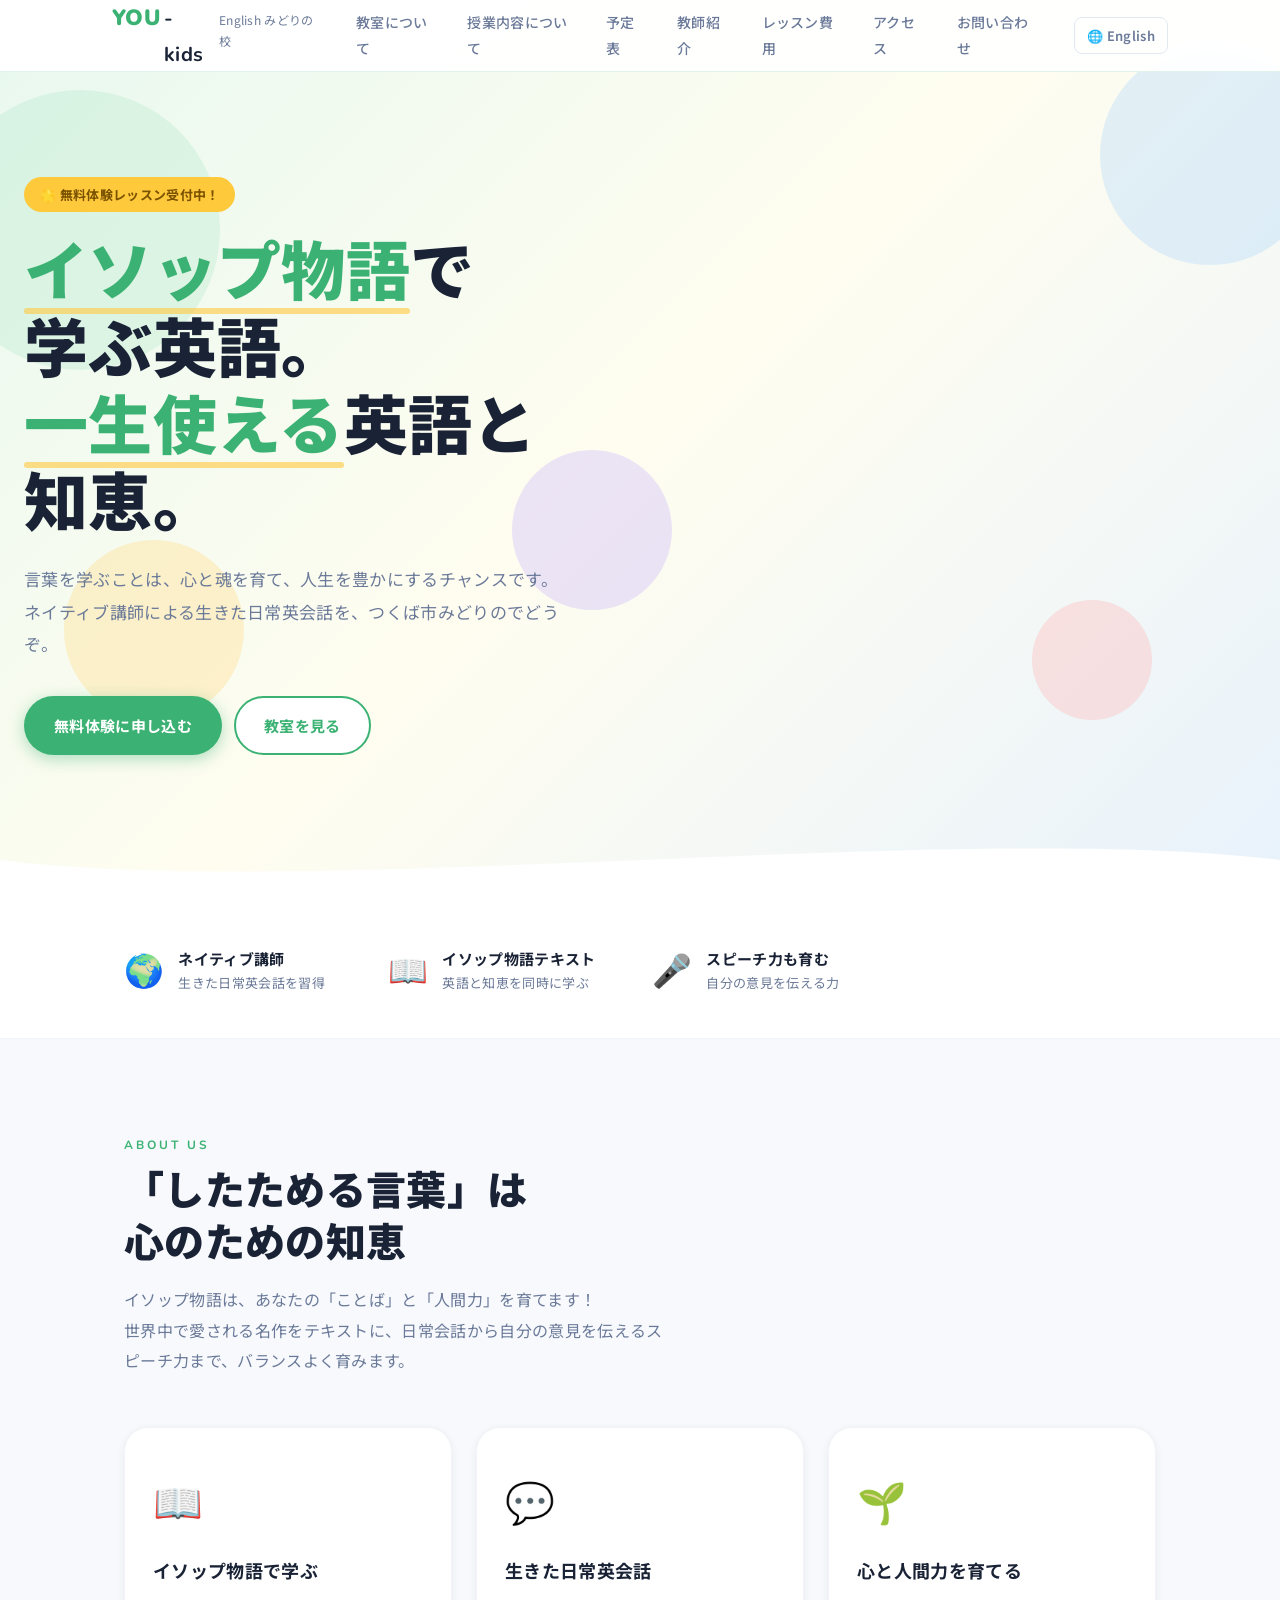
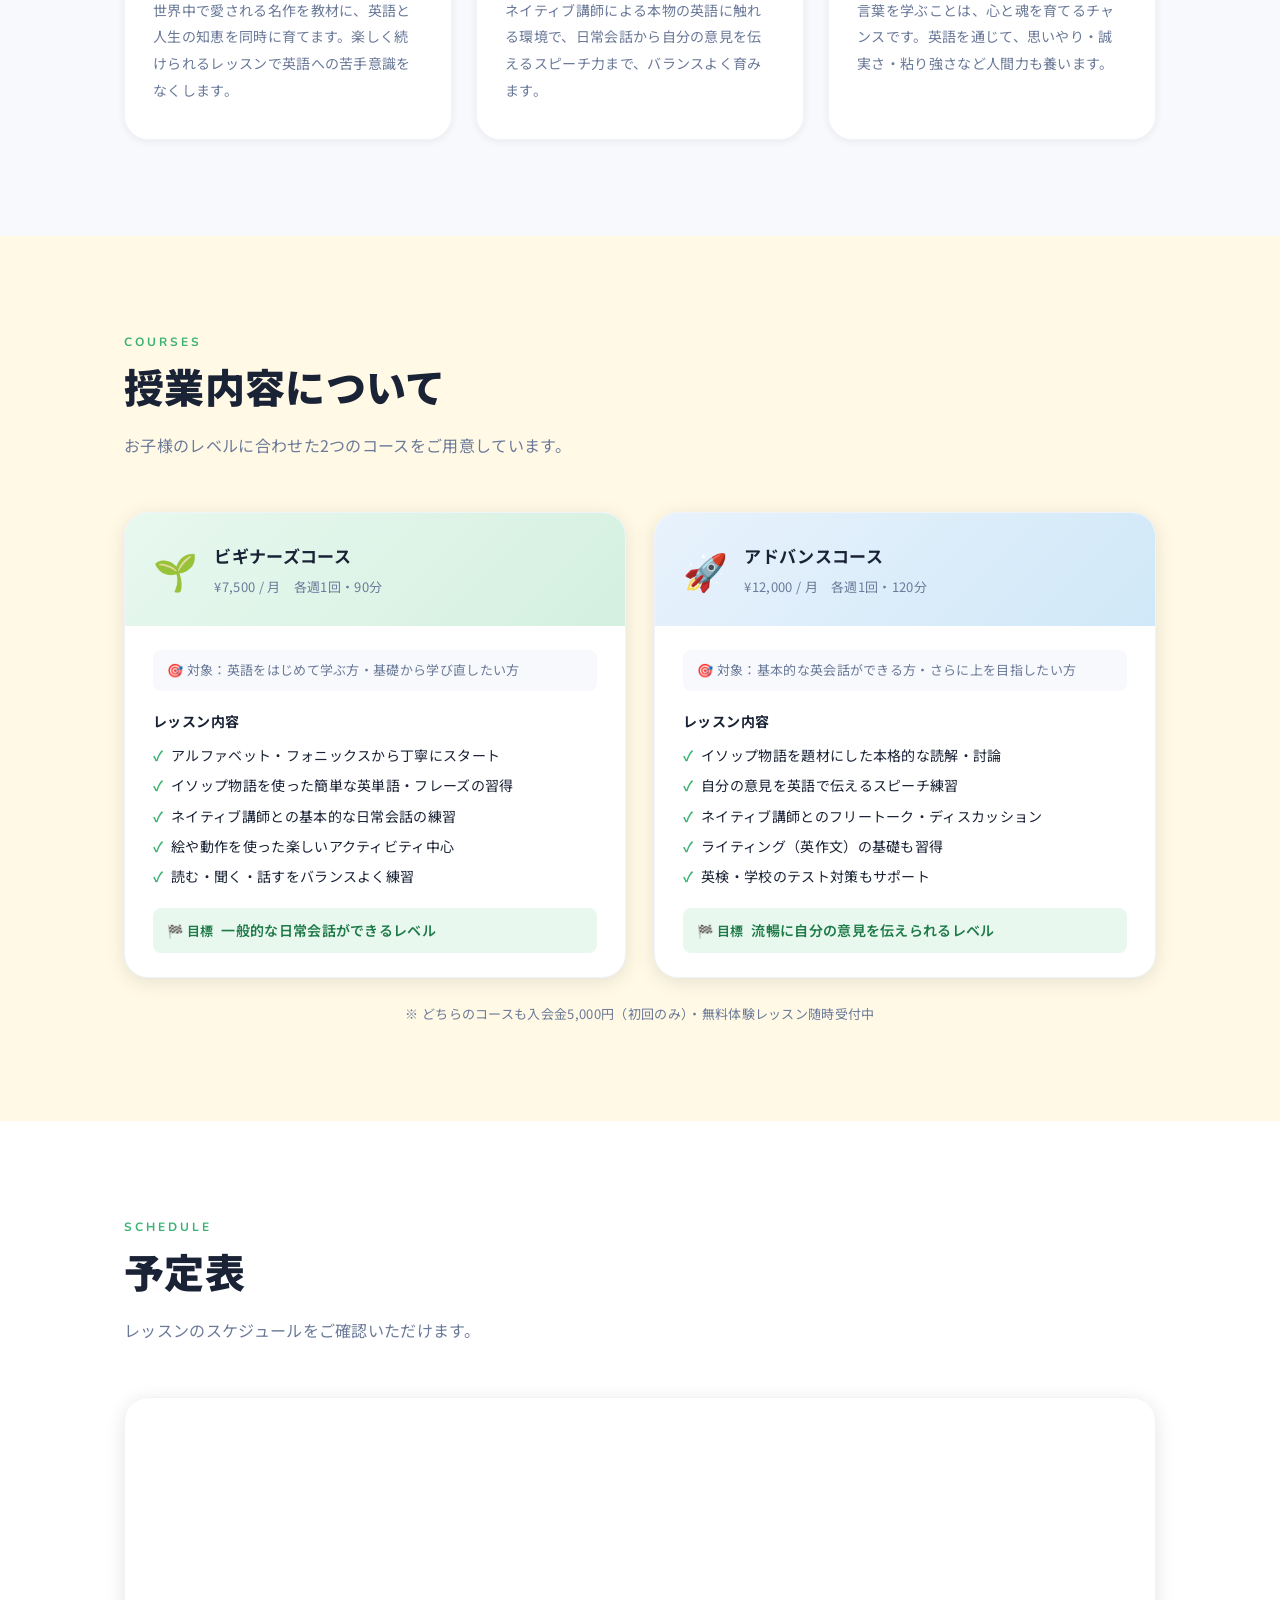
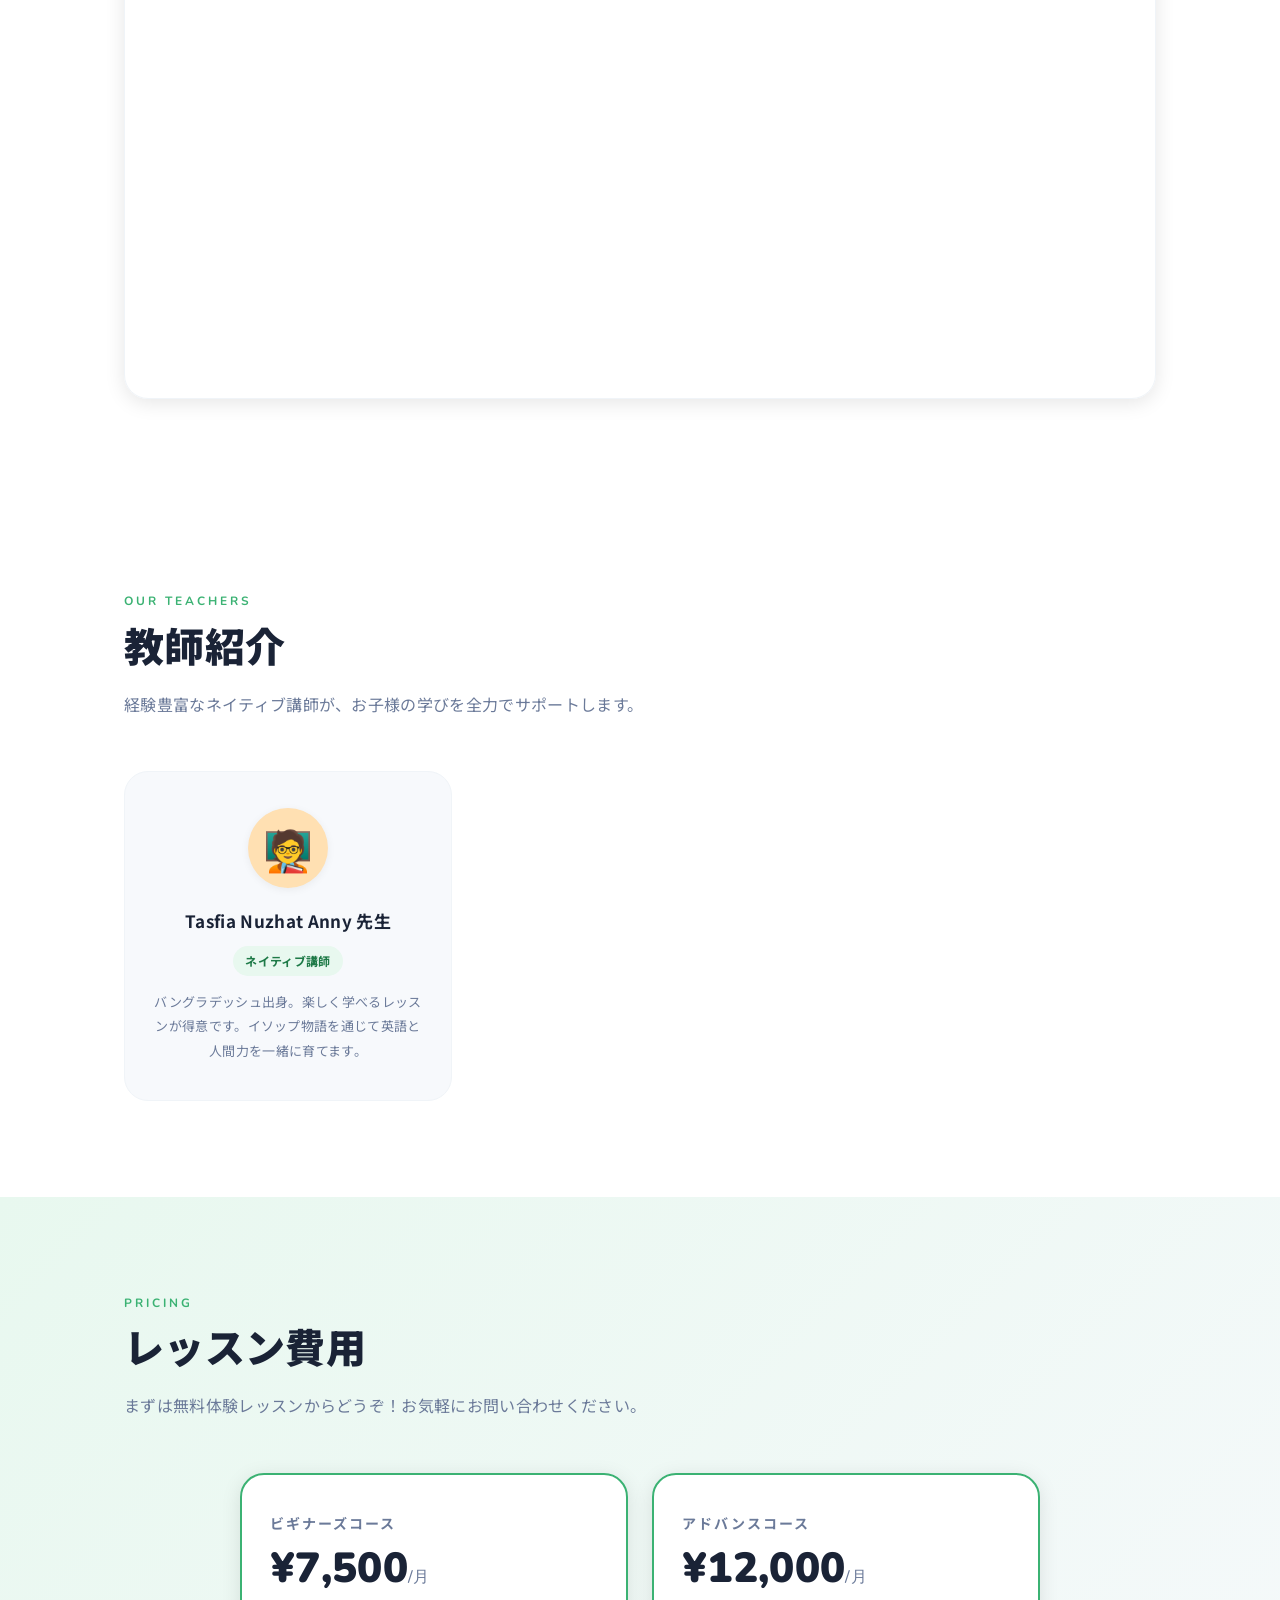
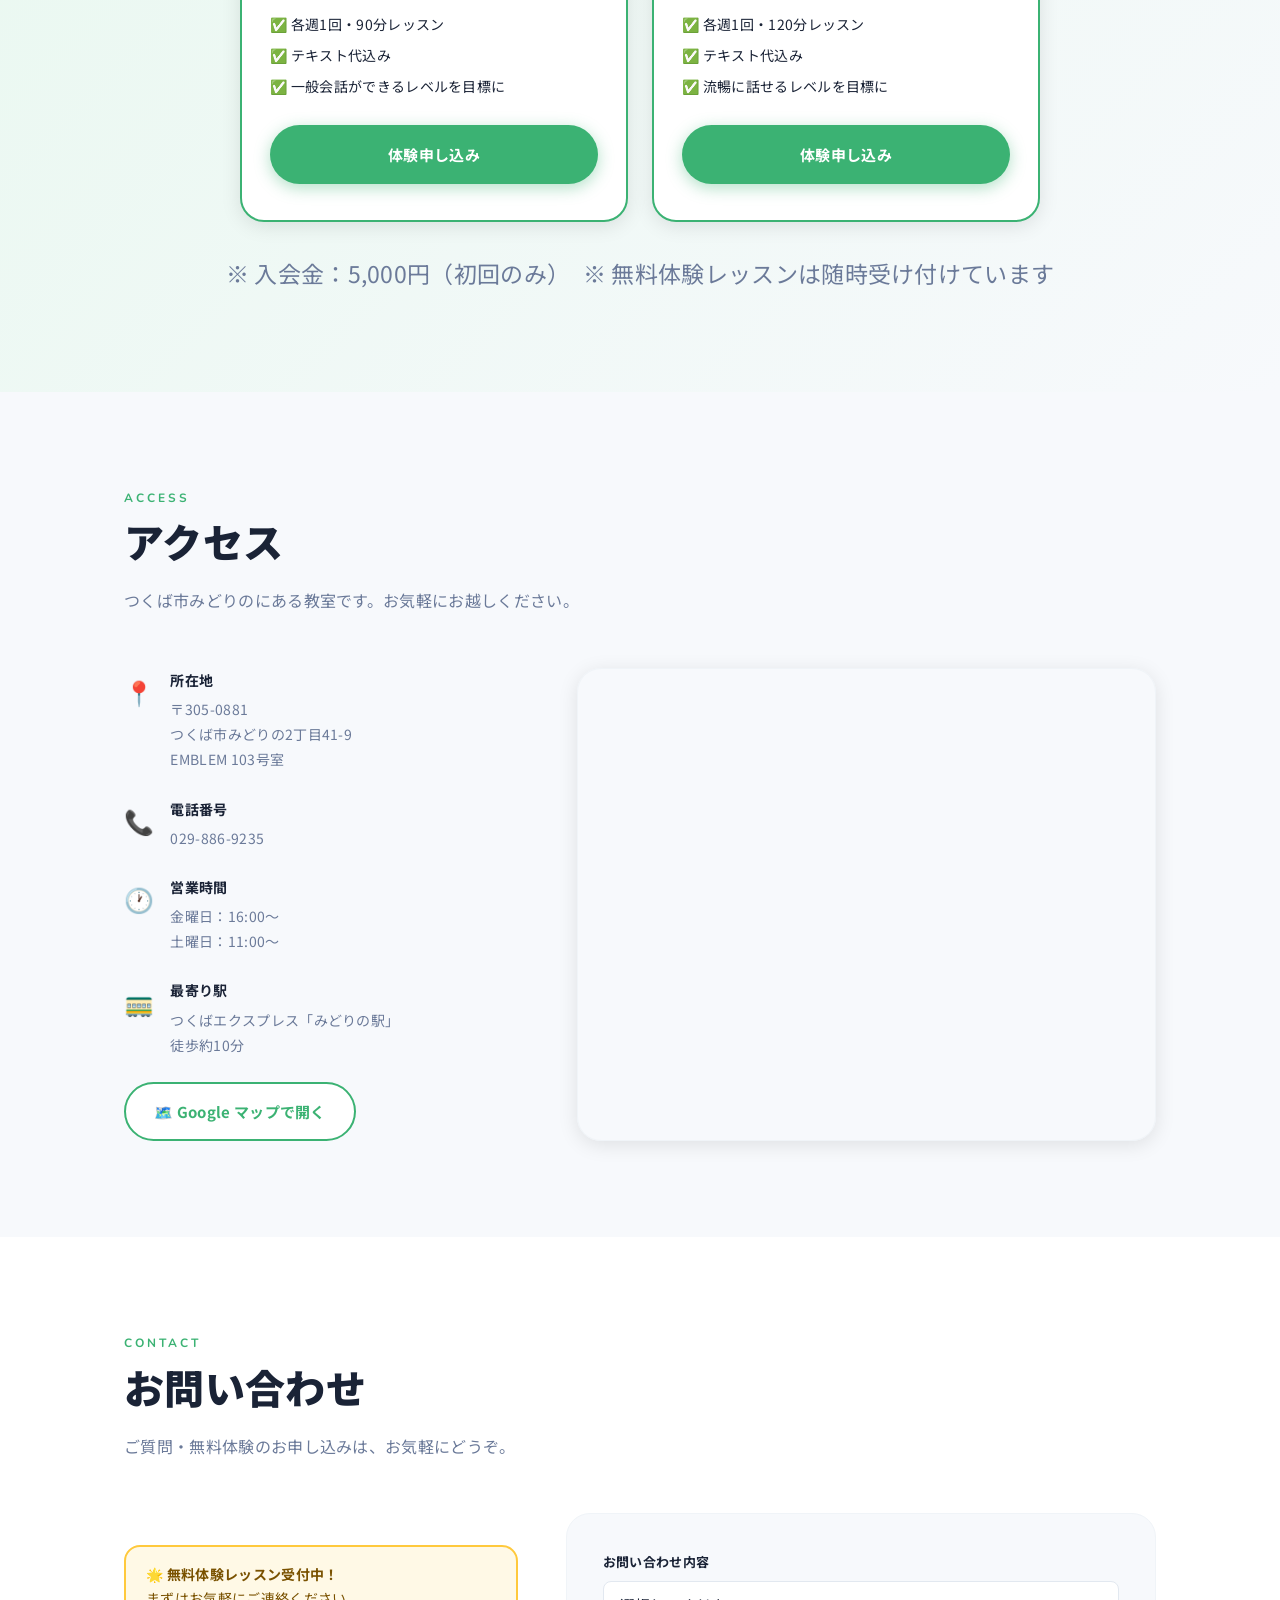
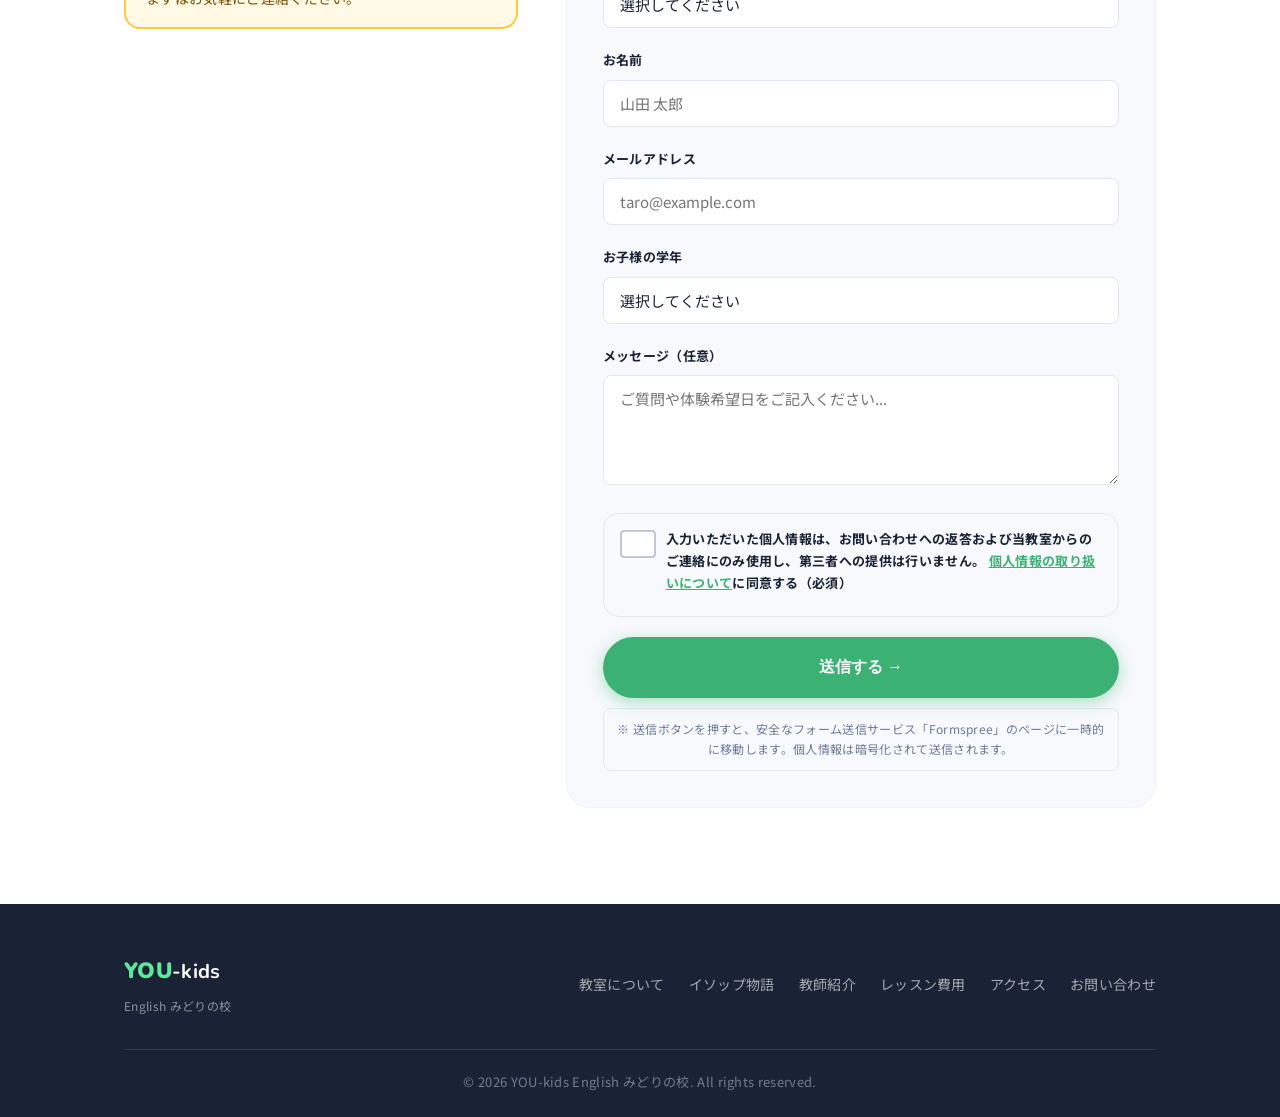
<file: index.html>
<!DOCTYPE html>
<html lang="ja">
<head>
  <meta charset="UTF-8">
  <meta name="viewport" content="width=device-width, initial-scale=1.0">
  <title>YOU-kids English みどりの校</title>
  <meta name="description" content="つくば市みどりのの子ども英会話教室「YOU-kids English みどりの校」。ネイティブ講師による生きた日常英会話と、イソップ物語を教材にした一生使える知恵とスピーチ力を育むレッスン。無料体験受付中！">
  <link href="https://fonts.googleapis.com/css2?family=Nunito:wght@400;600;700;900&family=Noto+Sans+JP:wght@400;500;700&display=swap" rel="stylesheet">
  <link rel="stylesheet" href="styles.css">
  <script src="./script.js" defer></script>

<!-- Google tag (gtag.js) -->
<script async src="https://www.googletagmanager.com/gtag/js?id=G-SRCTEWWT68"></script>
<script>
  window.dataLayer = window.dataLayer || [];
  function gtag(){dataLayer.push(arguments);}
  gtag('js', new Date());
  gtag('config', 'G-SRCTEWWT68');
</script>
  <script type="application/ld+json">
  {
    "@context": "https://schema.org",
    "@type": "EducationalOrganization",
    "name": "YOU-kids English みどりの校",
    "image": "https://you-kids-english.github.io/YOU-kids-English/index.html/favicon.png",
    "telephone": "029-886-9235",
    "url": "https://you-kids-english.github.io/YOU-kids-English/",
    "address": {
      "@type": "PostalAddress",
      "postalCode": "305-0881",
      "addressRegion": "茨城県",
      "addressLocality": "つくば市",
      "streetAddress": "みどりの2丁目41-9 EMBLEM 103号室"
    },
    "openingHoursSpecification": [
      {
        "@type": "OpeningHoursSpecification",
        "dayOfWeek": "Friday",
        "opens": "16:00"
      },
      {
        "@type": "OpeningHoursSpecification",
        "dayOfWeek": "Saturday",
        "opens": "11:00"
      }
    ]
  }
  </script>
</head>
<body>

  <!-- ヘッダー -->
  <header class="header" id="header">
    <div class="header-inner">
      <div class="logo">
        <span class="logo-you">YOU</span><span class="logo-kids">-kids</span>
        <span class="logo-sub">English みどりの校</span>
      </div>
      <button class="nav-toggle" id="navToggle" aria-label="メニュー">
        <span></span><span></span><span></span>
      </button>
      <nav class="nav" id="nav">
        <ul class="menu-group">
          <li class="menu-item"><a href="#about">教室について</a></li>
          <li class="menu-item"><a href="#stories">授業内容について</a></li>
          <li class="menu-item"><a href="#calendar">予定表</a></li>
          <li class="menu-item"><a href="#teachers">教師紹介</a></li>
          <li class="menu-item"><a href="#pricing">レッスン費用</a></li>
          <li class="menu-item"><a href="#access">アクセス</a></li>
          <li class="menu-item"><a href="#contact">お問い合わせ</a></li>
        </ul>
      </nav>
      <a href="english.html" class="lang-switch">🌐 English</a>
    </div>
  </header>

  <!-- ヒーロー -->
  <section class="hero">
    <div class="hero-bg">
      <div class="bubble b1"></div>
      <div class="bubble b2"></div>
      <div class="bubble b3"></div>
      <div class="bubble b4"></div>
      <div class="bubble b5"></div>
    </div>
    <div class="hero-content">
      <div class="hero-badge">🌟 無料体験レッスン受付中！</div>
      <h1 class="hero-title">
        <em>イソップ物語</em>で<br>学ぶ英語。<br><em>一生使える</em>英語と知恵。
      </h1>
      <p class="hero-desc">
        言葉を学ぶことは、心と魂を育て、人生を豊かにするチャンスです。<br>
        ネイティブ講師による生きた日常英会話を、つくば市みどりのでどうぞ。
      </p>
      <div class="hero-cta">
        <a href="#contact" class="btn btn-primary">無料体験に申し込む</a>
        <a href="#about" class="btn btn-outline">教室を見る</a>
      </div>
    </div>

    <div class="hero-wave">
      <svg viewBox="0 0 1440 80" preserveAspectRatio="none" xmlns="http://www.w3.org/2000/svg">
        <path d="M0,40 C360,80 1080,0 1440,40 L1440,80 L0,80 Z" fill="#ffffff"/>
      </svg>
    </div>
  </section>

  <!-- 特徴バー -->
  <section class="features-bar">
    <div class="container">
      <div class="features-grid">
        <div class="feature-item">
          <span class="feature-icon">🌍</span>
          <div>
            <strong>ネイティブ講師</strong>
            <p>生きた日常英会話を習得</p>
          </div>
        </div>
        <div class="feature-item">
          <span class="feature-icon">📖</span>
          <div>
            <strong>イソップ物語テキスト</strong>
            <p>英語と知恵を同時に学ぶ</p>
          </div>
        </div>
        <div class="feature-item">
          <span class="feature-icon">🎤</span>
          <div>
            <strong>スピーチ力も育む</strong>
            <p>自分の意見を伝える力</p>
          </div>
        </div>
      </div>
    </div>
  </section>

  <main>

    <!-- 教室について -->
    <section id="about" class="section section-about">
      <div class="container">
        <div class="section-label">About Us</div>
        <h2 class="section-title">「したためる言葉」は<br>心のための知恵</h2>
        <p class="section-subtitle">
          イソップ物語は、あなたの「ことば」と「人間力」を育てます！<br>
          世界中で愛される名作をテキストに、日常会話から自分の意見を伝えるスピーチ力まで、バランスよく育みます。
        </p>
        <div class="about-cards">
          <div class="about-card">
            <div class="about-card-icon">📖</div>
            <h3>イソップ物語で学ぶ</h3>
            <p>世界中で愛される名作を教材に、英語と人生の知恵を同時に育てます。楽しく続けられるレッスンで英語への苦手意識をなくします。</p>
          </div>
          <div class="about-card">
            <div class="about-card-icon">💬</div>
            <h3>生きた日常英会話</h3>
            <p>ネイティブ講師による本物の英語に触れる環境で、日常会話から自分の意見を伝えるスピーチ力まで、バランスよく育みます。</p>
          </div>
          <div class="about-card">
            <div class="about-card-icon">🌱</div>
            <h3>心と人間力を育てる</h3>
            <p>言葉を学ぶことは、心と魂を育てるチャンスです。英語を通じて、思いやり・誠実さ・粘り強さなど人間力も養います。</p>
          </div>
        </div>
      </div>
    </section>

    <!-- 授業内容セクション -->
    <section id="stories" class="section section-stories">
      <div class="container">
        <div class="section-label">Courses</div>
        <h2 class="section-title">授業内容について</h2>
        <p class="section-subtitle">お子様のレベルに合わせた2つのコースをご用意しています。</p>
        <div class="courses-grid">

          <div class="course-card">
            <div class="course-header course-header-beginner">
              <div class="course-icon">🌱</div>
              <div>
                <div class="course-tag">ビギナーズコース</div>
                <div class="course-price-small">¥7,500 / 月　各週1回・90分</div>
              </div>
            </div>
            <div class="course-body">
              <p class="course-target">🎯 対象：英語をはじめて学ぶ方・基礎から学び直したい方</p>
              <h4>レッスン内容</h4>
              <ul class="course-list">
                <li>アルファベット・フォニックスから丁寧にスタート</li>
                <li>イソップ物語を使った簡単な英単語・フレーズの習得</li>
                <li>ネイティブ講師との基本的な日常会話の練習</li>
                <li>絵や動作を使った楽しいアクティビティ中心</li>
                <li>読む・聞く・話すをバランスよく練習</li>
              </ul>
              <div class="course-goal">
                <span>🏁 目標</span>一般的な日常会話ができるレベル
              </div>
            </div>
          </div>

          <div class="course-card">
            <div class="course-header course-header-advance">
              <div class="course-icon">🚀</div>
              <div>
                <div class="course-tag">アドバンスコース</div>
                <div class="course-price-small">¥12,000 / 月　各週1回・120分</div>
              </div>
            </div>
            <div class="course-body">
              <p class="course-target">🎯 対象：基本的な英会話ができる方・さらに上を目指したい方</p>
              <h4>レッスン内容</h4>
              <ul class="course-list">
                <li>イソップ物語を題材にした本格的な読解・討論</li>
                <li>自分の意見を英語で伝えるスピーチ練習</li>
                <li>ネイティブ講師とのフリートーク・ディスカッション</li>
                <li>ライティング（英作文）の基礎も習得</li>
                <li>英検・学校のテスト対策もサポート</li>
              </ul>
              <div class="course-goal">
                <span>🏁 目標</span>流暢に自分の意見を伝えられるレベル
              </div>
            </div>
          </div>

        </div>
        <p class="courses-note">※ どちらのコースも入会金5,000円（初回のみ）・無料体験レッスン随時受付中</p>
      </div>
    </section>

    <!-- カレンダー -->
    <section id="calendar" class="section section-calendar">
      <div class="container">
        <div class="section-label">Schedule</div>
        <h2 class="section-title">予定表</h2>
        <p class="section-subtitle">レッスンのスケジュールをご確認いただけます。</p>
        <div class="calendar-wrapper">
          <iframe
            src="https://calendar.google.com/calendar/embed?src=you.kids.english%40gmail.com&ctz=Asia%2FTokyo&hl=ja&showTitle=0&showNav=1&showDate=1&showPrint=0&showTabs=1&showCalendars=0&mode=MONTH"
            style="border: 0"
            width="100%"
            height="600"
            frameborder="0"
            scrolling="no"
            title="レッスン予定表"
          ></iframe>
        </div>
      </div>
    </section>

    <!-- 教師紹介 -->
    <section id="teachers" class="section section-teachers">
      <div class="container">
        <div class="section-label">Our Teachers</div>
        <h2 class="section-title">教師紹介</h2>
        <p class="section-subtitle">経験豊富なネイティブ講師が、お子様の学びを全力でサポートします。</p>
        <div class="teachers-grid">
          <div class="teacher-card">
            <div class="teacher-avatar" style="background: #ffe0b2;">🧑‍🏫</div>
            <h3>Tasfia Nuzhat Anny 先生</h3>
            <div class="teacher-tag">ネイティブ講師</div>
            <p>バングラデッシュ出身。楽しく学べるレッスンが得意です。イソップ物語を通じて英語と人間力を一緒に育てます。</p>
          </div>
        </div>
      </div>
    </section>

    <!-- レッスン費用 -->
    <section id="pricing" class="section section-pricing">
      <div class="container">
        <div class="section-label">Pricing</div>
        <h2 class="section-title">レッスン費用</h2>
        <p class="section-subtitle">まずは無料体験レッスンからどうぞ！お気軽にお問い合わせください。</p>
        <div class="pricing-single">
          <div class="pricing-card">
            <div class="pricing-plan">ビギナーズコース</div>
            <div class="pricing-price">¥7,500<span>/月</span></div>
            <ul class="pricing-list">
              <li>✅ 各週1回・90分レッスン</li>
              <li>✅ テキスト代込み</li>
              <li>✅ 一般会話ができるレベルを目標に</li>
            </ul>
            <a href="#contact" class="btn btn-primary btn-full">体験申し込み</a>
          </div>
          <div class="pricing-card">
            <div class="pricing-plan">アドバンスコース</div>
            <div class="pricing-price">¥12,000<span>/月</span></div>
            <ul class="pricing-list">
              <li>✅ 各週1回・120分レッスン</li>
              <li>✅ テキスト代込み</li>
              <li>✅ 流暢に話せるレベルを目標に</li>
            </ul>
            <a href="#contact" class="btn btn-primary btn-full">体験申し込み</a>
          </div>
        </div>
        <p class="pricing-note">※ 入会金：5,000円（初回のみ）　※ 無料体験レッスンは随時受け付けています</p>
      </div>
    </section>

    <!-- アクセス -->
    <section id="access" class="section section-access">
      <div class="container">
        <div class="section-label">Access</div>
        <h2 class="section-title">アクセス</h2>
        <p class="section-subtitle">つくば市みどりのにある教室です。お気軽にお越しください。</p>
        <div class="access-wrapper">
          <div class="access-info">
            <div class="access-info-item">
              <span class="contact-icon">📍</span>
              <div>
                <strong>所在地</strong>
                <p>〒305-0881<br>つくば市みどりの2丁目41-9<br>EMBLEM 103号室</p>
              </div>
            </div>
            <div class="access-info-item">
              <span class="contact-icon">📞</span>
              <div>
                <strong>電話番号</strong>
                <p><a href="tel:0298869235" class="tel-link">029-886-9235</a></p>
              </div>
            </div>
            <div class="access-info-item">
              <span class="contact-icon">🕐</span>
              <div>
                <strong>営業時間</strong>
                <p>金曜日：16:00〜<br>土曜日：11:00〜</p>
              </div>
            </div>
            <div class="access-info-item">
              <span class="contact-icon">🚃</span>
              <div>
                <strong>最寄り駅</strong>
                <p>つくばエクスプレス「みどりの駅」<br>徒歩約10分</p>
              </div>
            </div>
            <a
              href="https://maps.google.com/?q=つくば市みどりの2丁目41-9+EMBLEM+103号室"
              target="_blank"
              rel="noopener noreferrer"
              class="btn btn-outline access-map-btn"
            >🗺️ Google マップで開く</a>
          </div>
          <div class="access-map">
            <iframe
              src="https://www.google.com/maps/embed?pb=!1m18!1m12!1m3!1d3228.8!2d140.0813!3d35.9847!2m3!1f0!2f0!3f0!3m2!1i1024!2i768!4f13.1!3m3!1m2!1s0x60220b2e2e2e2e2f%3A0x0!2z44CSMzA1LTA4ODEg6Iyo5Z-O55yM44Gk44GP44Gw5biC44G_44Gp44KK44Gu77yS5LiB55uu77yU77yR4oiS77yZ!5e0!3m2!1sja!2sjp!4v1700000000000"
              width="100%"
              height="100%"
              style="border:0;"
              allowfullscreen=""
              loading="lazy"
              referrerpolicy="no-referrer-when-downgrade"
              title="教室の地図"
            ></iframe>
          </div>
        </div>
      </div>
    </section>

    <!-- お問い合わせ -->
    <section id="contact" class="section section-contact">
      <div class="container">
        <div class="section-label">Contact</div>
        <h2 class="section-title">お問い合わせ</h2>
        <p class="section-subtitle">ご質問・無料体験のお申し込みは、お気軽にどうぞ。</p>
        <div class="contact-wrapper">
          <div class="contact-special-side">
            <div class="contact-special">
              🌟 <strong>無料体験レッスン受付中！</strong><br>まずはお気軽にご連絡ください。
            </div>
          </div>
          <form class="contact-form" action="https://formspree.io/f/maqkqgan" method="POST">
            <div class="form-group">
              <label>お問い合わせ内容</label>
              <select name="お問い合わせ内容">
                <option value="">選択してください</option>
                <option>体験会申し込み</option>
                <option>レッスン内容について</option>
                <option>料金について</option>
                <option>その他</option>
              </select>
            </div>
            <div class="form-group">
              <label>お名前</label>
              <input type="text" name="お名前" placeholder="山田 太郎" required>
            </div>
            <div class="form-group">
              <label>メールアドレス</label>
              <input type="email" name="email" placeholder="taro@example.com" required>
            </div>
            <div class="form-group">
              <label>お子様の学年</label>
              <select name="お子様の学年">
                <option value="">選択してください</option>
                <option>幼稚園・保育園</option>
                <option>小学1年</option>
                <option>小学2年</option>
                <option>小学3年</option>
                <option>小学4年</option>
                <option>小学5年</option>
                <option>小学6年</option>
                <option>中学生</option>
                <option>高校生・大人</option>
              </select>
            </div>
            <div class="form-group">
              <label>メッセージ（任意）</label>
              <textarea name="メッセージ" placeholder="ご質問や体験希望日をご記入ください..." rows="4"></textarea>
            </div>
            <div class="form-group form-group-privacy">
              <div class="privacy-check-row">
                <input type="checkbox" id="privacyCheck" name="個人情報への同意" value="同意する" required>
                <label for="privacyCheck" class="privacy-label">
                  入力いただいた個人情報は、お問い合わせへの返答および当教室からのご連絡にのみ使用し、第三者への提供は行いません。
                  <a href="#" class="privacy-link" id="privacyLink">個人情報の取り扱いについて</a>に同意する（必須）
                </label>
              </div>
            </div>
            <button type="submit" class="btn btn-primary btn-full btn-large">送信する →</button>
            <p class="form-redirect-note">※ 送信ボタンを押すと、安全なフォーム送信サービス「Formspree」のページに一時的に移動します。個人情報は暗号化されて送信されます。</p>
          </form>
        </div>
      </div>
    </section>

  </main>

  <!-- 個人情報ポリシー モーダル -->
  <div class="modal-overlay" id="privacyModal">
    <div class="modal-box">
      <div class="modal-header">
        <h2 class="modal-title">個人情報の取り扱いについて</h2>
        <button class="modal-close" id="modalClose" aria-label="閉じる">&times;</button>
      </div>
      <div class="modal-body">
        <div class="privacy-item">
          <h3>収集する情報</h3>
          <p>お名前、メールアドレス、お子様の学年、お問い合わせ内容</p>
        </div>
        <div class="privacy-item">
          <h3>利用目的</h3>
          <p>お問い合わせへの返答、体験レッスンのご案内、当教室に関するご連絡のみに使用します。</p>
        </div>
        <div class="privacy-item">
          <h3>第三者への提供</h3>
          <p>法令に基づく場合を除き、お客様の同意なく第三者に個人情報を提供することはありません。</p>
        </div>
        <div class="privacy-item">
          <h3>個人情報の管理</h3>
          <p>収集した個人情報は適切に管理し、不正アクセス・紛失・漏洩の防止に努めます。</p>
        </div>
        <div class="privacy-item">
          <h3>お問い合わせ</h3>
          <p>個人情報の開示・訂正・削除をご希望の場合は、電話（029-886-9235）またはメールにてご連絡ください。</p>
        </div>
      </div>
      <div class="modal-footer">
        <button class="btn btn-primary" id="modalCloseBtn">閉じる</button>
      </div>
    </div>
  </div>

  <!-- フッター -->
  <footer class="footer">
    <div class="container">
      <div class="footer-inner">
        <div class="footer-logo">
          <span class="logo-you">YOU</span><span class="logo-kids">-kids</span>
          <span class="footer-tagline">English みどりの校</span>
        </div>
        <nav class="footer-nav">
          <a href="#about">教室について</a>
          <a href="#stories">イソップ物語</a>
          <a href="#teachers">教師紹介</a>
          <a href="#pricing">レッスン費用</a>
          <a href="#access">アクセス</a>
          <a href="#contact">お問い合わせ</a>
        </nav>
      </div>
      <div class="footer-bottom">
        <p>© 2026 YOU-kids English みどりの校. All rights reserved.</p>
      </div>
    </div>
  </footer>

</body>
</html>
</file>
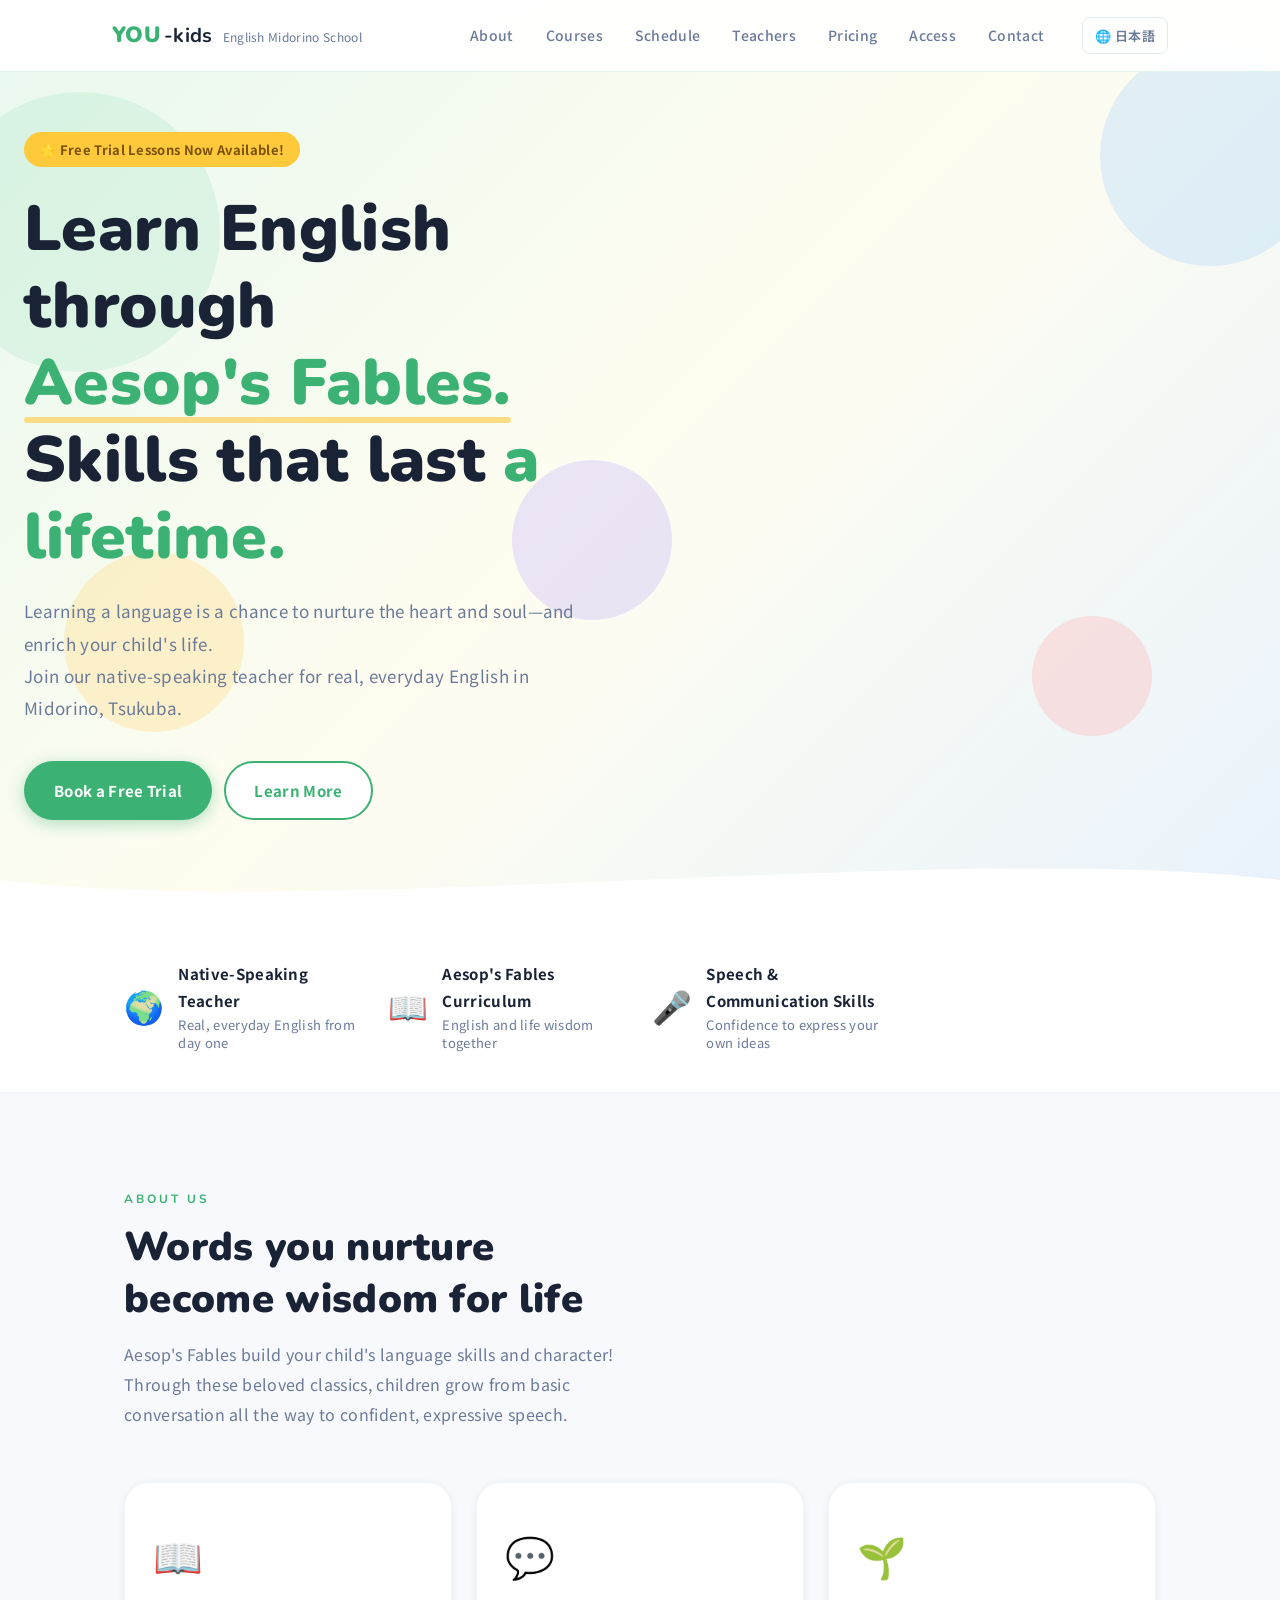
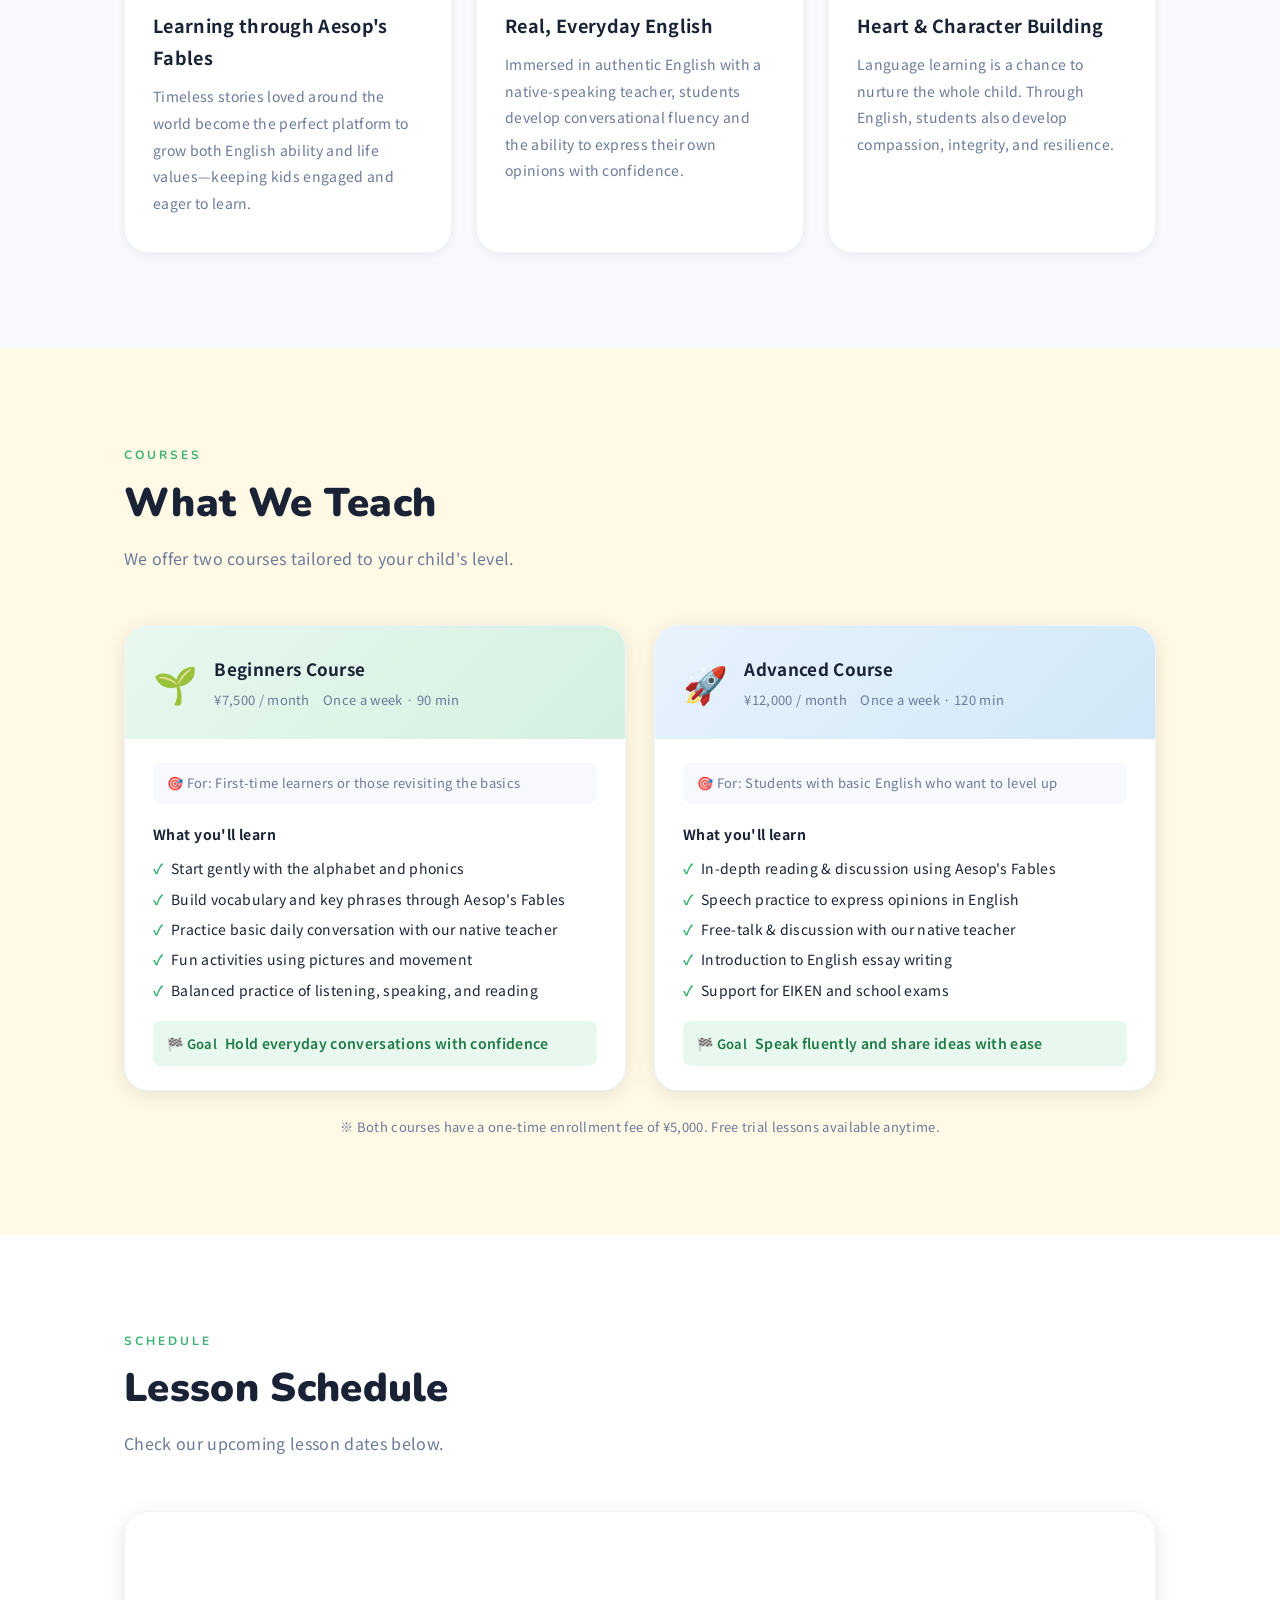
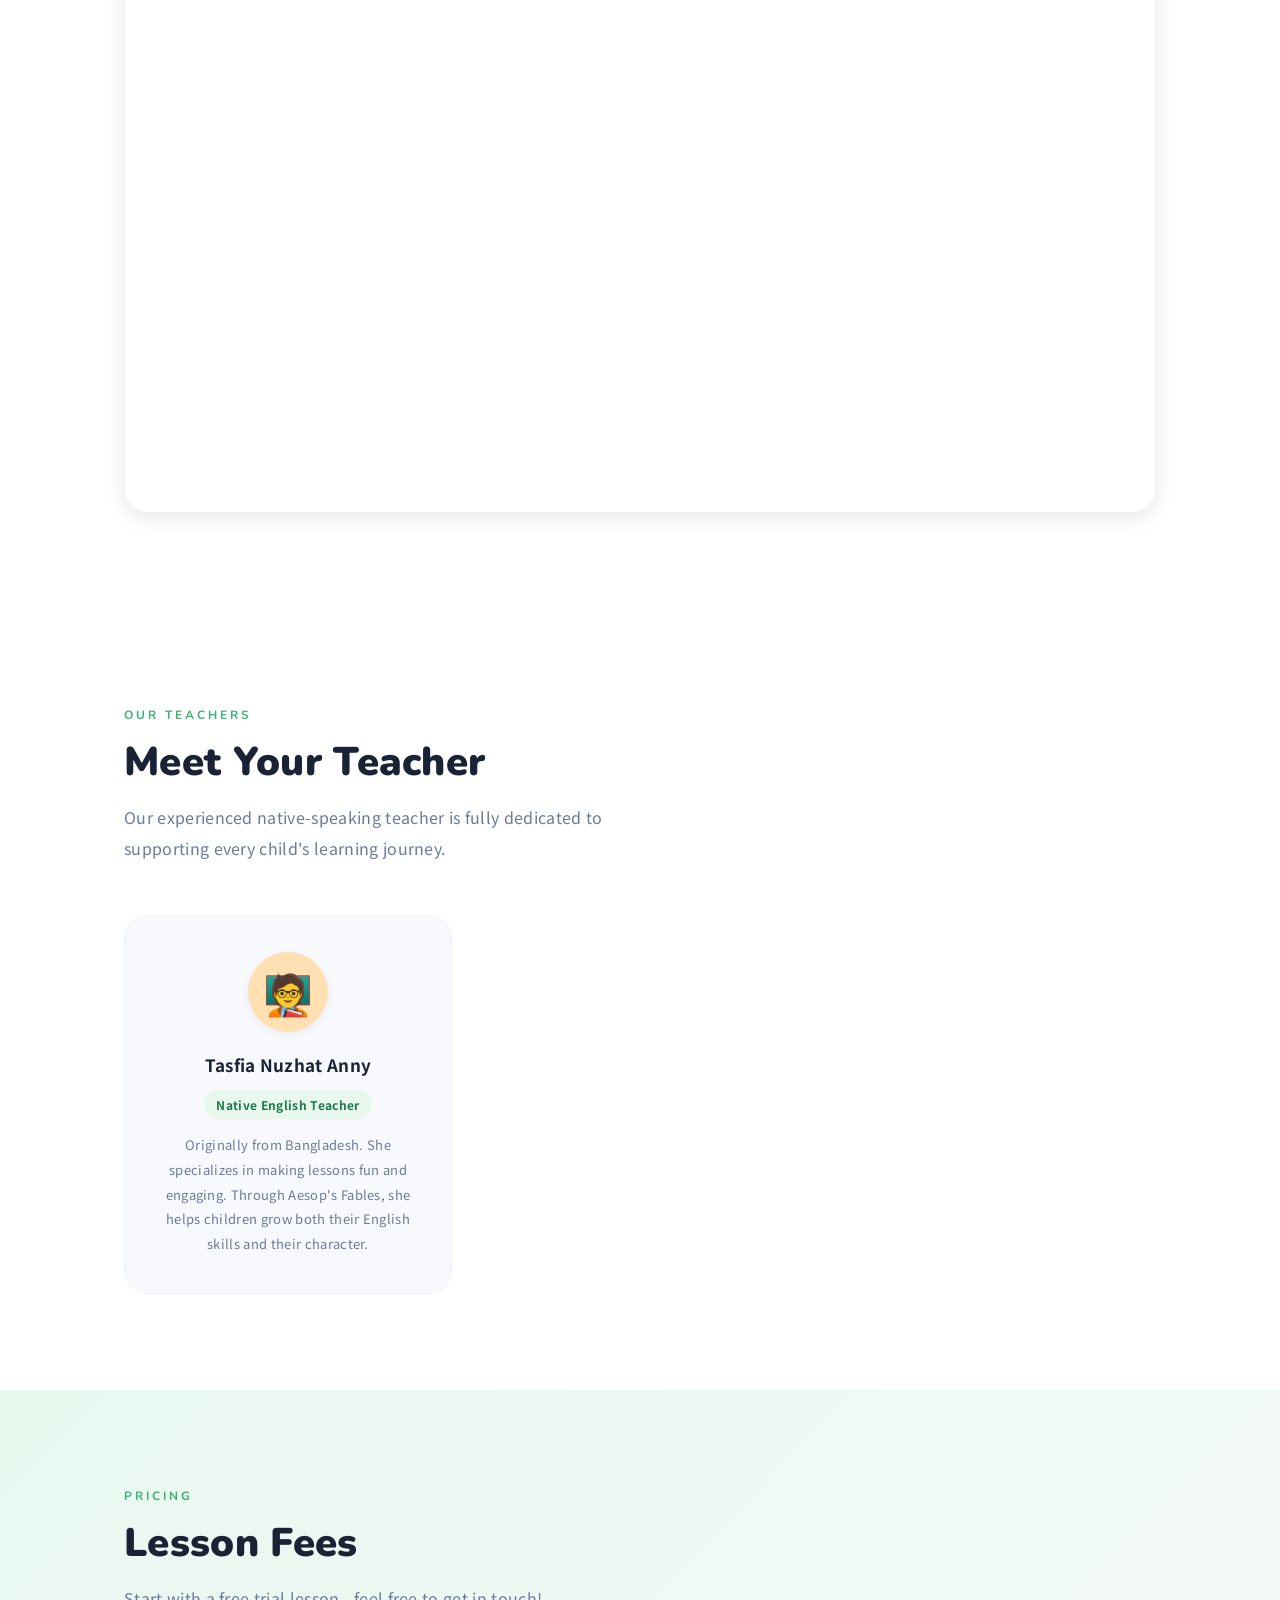
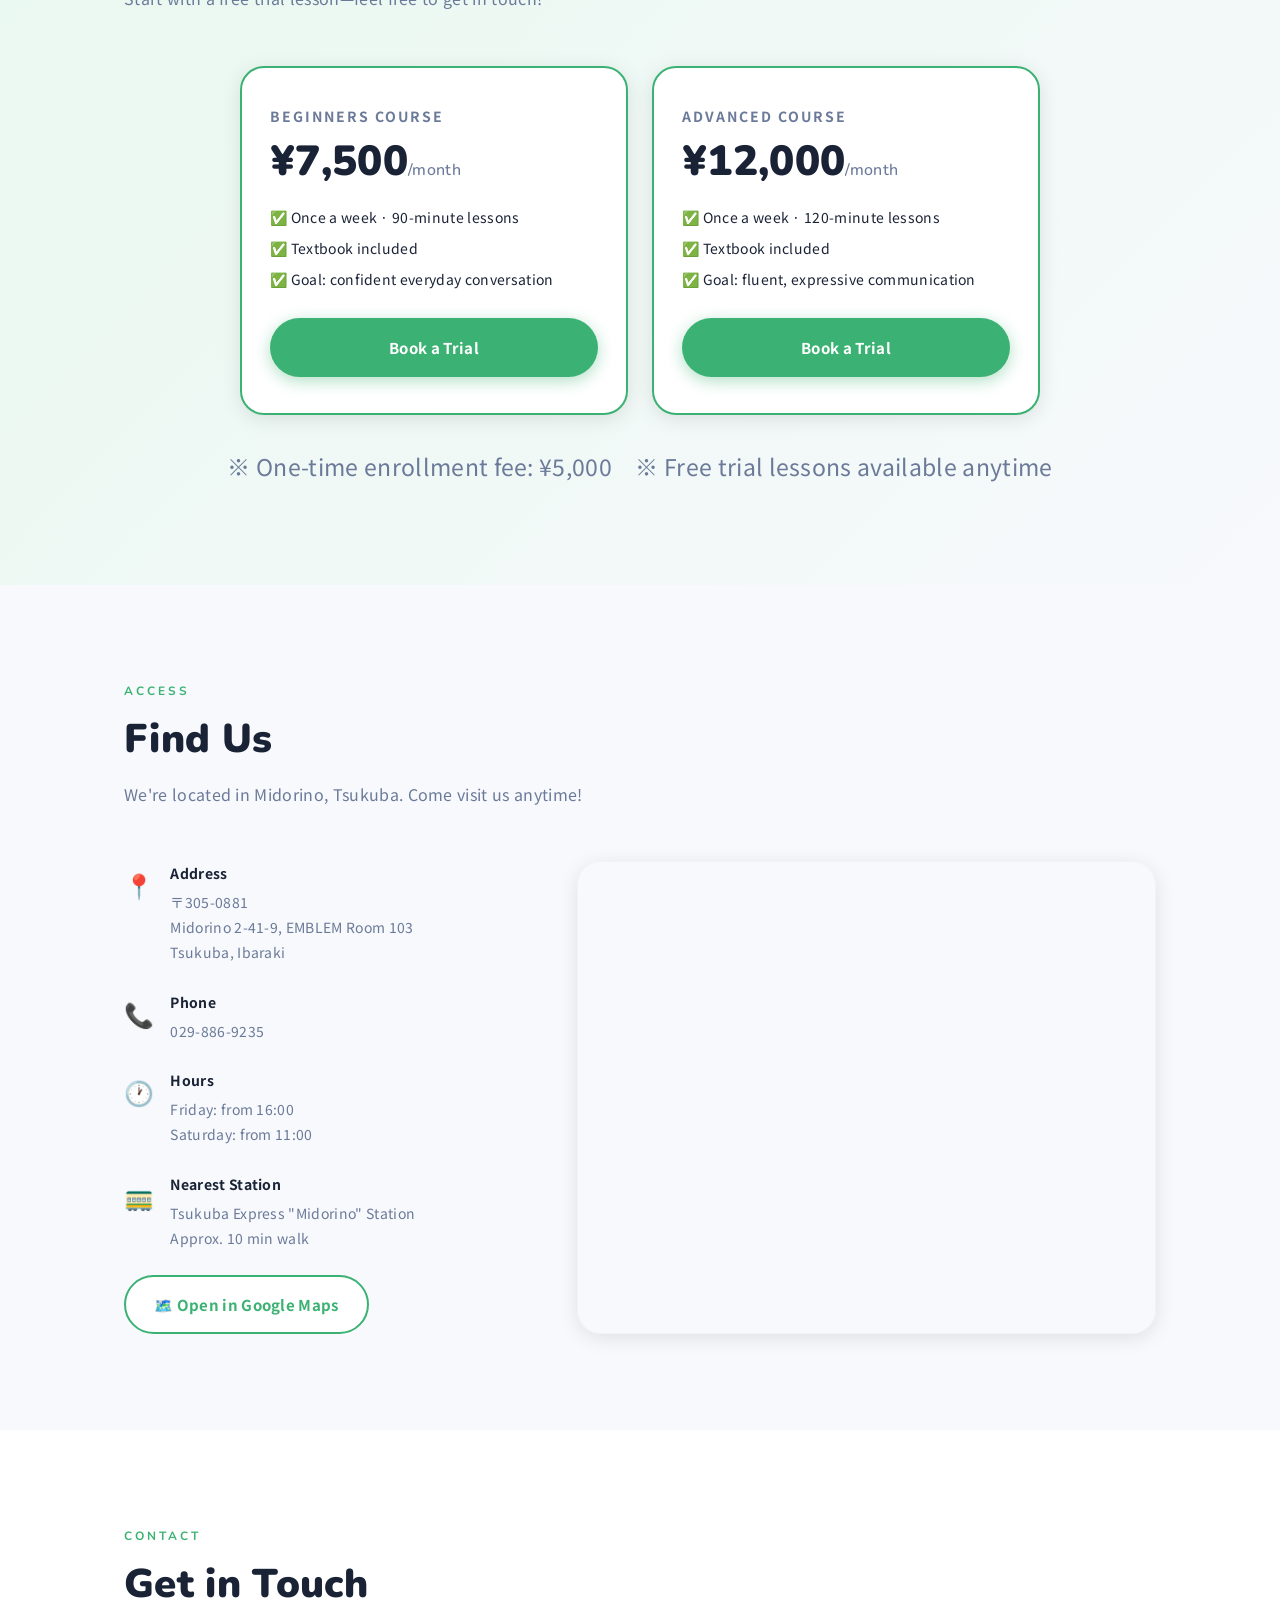
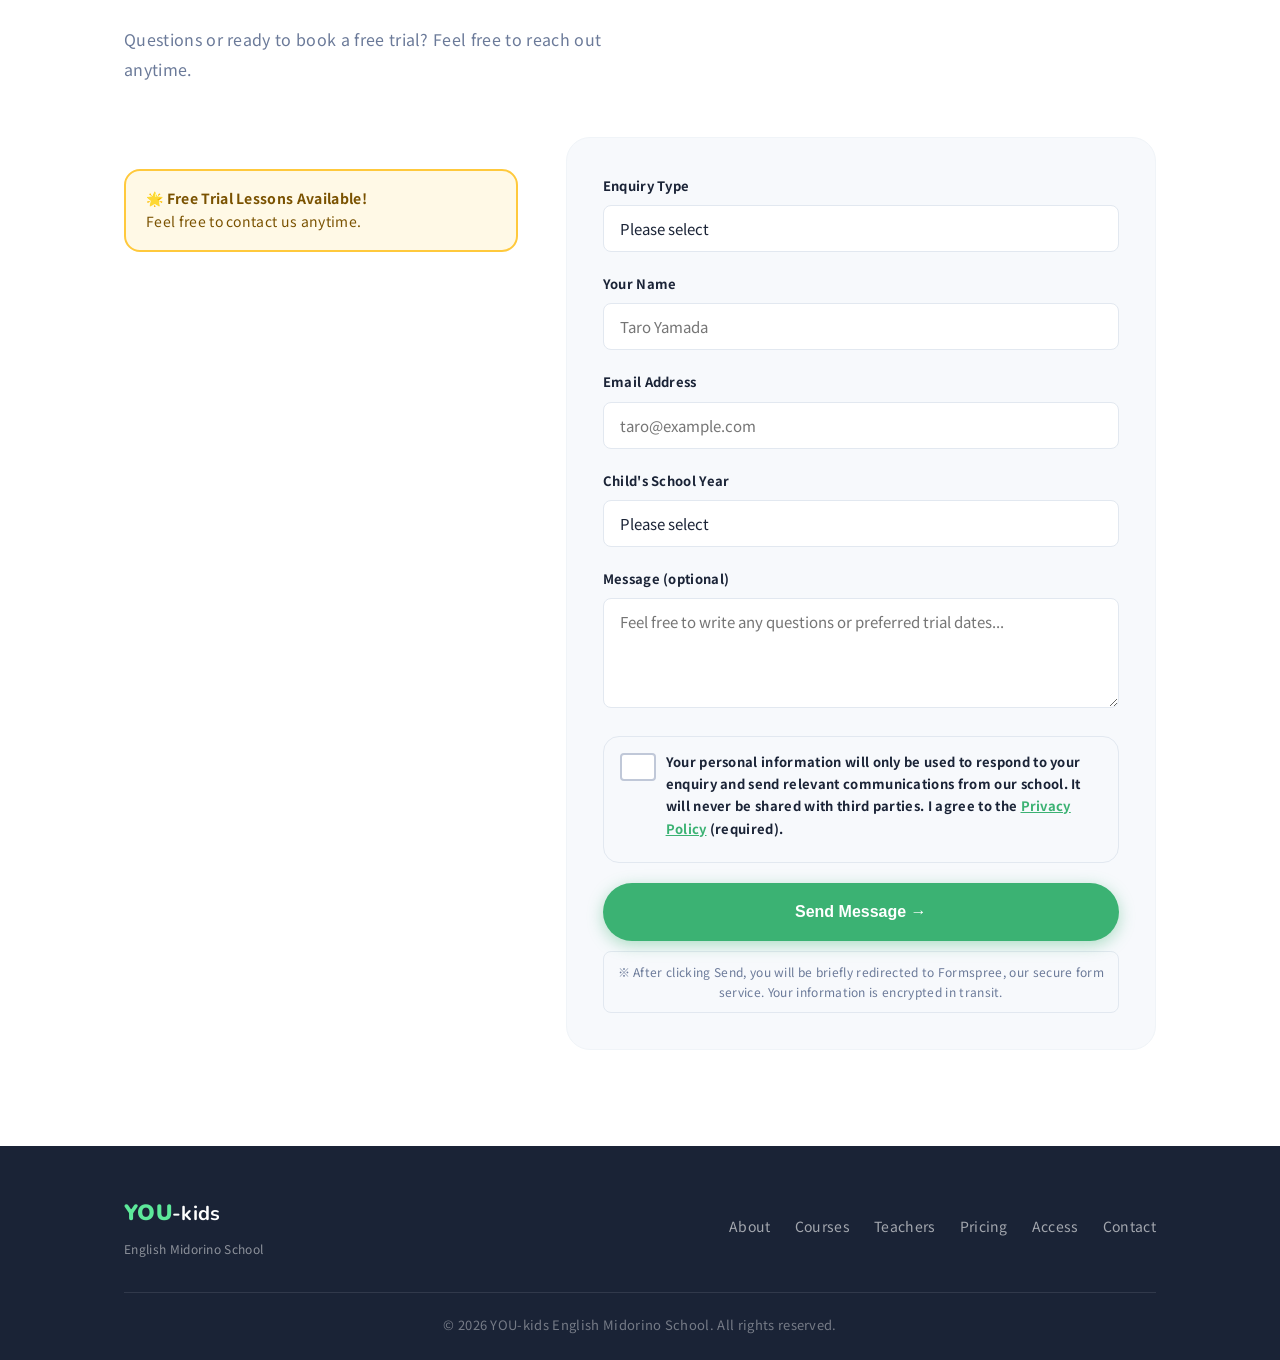
<file: english.html>
<!DOCTYPE html>
<html lang="en">
<head>
  <meta charset="UTF-8">
  <meta name="viewport" content="width=device-width, initial-scale=1.0">
  <title>YOU-kids English Midorino School</title>
  <meta name="description" content="YOU-kids English in Midorino, Tsukuba. Fun English lessons for kids using Aesop's Fables. Native-speaking teacher. Free trial lessons available!">
  <link href="https://fonts.googleapis.com/css2?family=Nunito:wght@400;600;700;900&family=Noto+Sans+JP:wght@400;500;700&display=swap" rel="stylesheet">
  <link rel="stylesheet" href="styles.css">
  <script src="./script.js" defer></script>

<!-- Google tag (gtag.js) -->
<script async src="https://www.googletagmanager.com/gtag/js?id=G-SRCTEWWT68"></script>
<script>
  window.dataLayer = window.dataLayer || [];
  function gtag(){dataLayer.push(arguments);}
  gtag('js', new Date());
  gtag('config', 'G-SRCTEWWT68');
</script>
  <script type="application/ld+json">
  {
    "@context": "https://schema.org",
    "@type": "EducationalOrganization",
    "name": "YOU-kids English Midorino School",
    "image": "https://you-kids-english.github.io/YOU-kids-English/index.html/favicon.png",
    "telephone": "029-886-9235",
    "url": "https://you-kids-english.github.io/YOU-kids-English/",
    "address": {
      "@type": "PostalAddress",
      "postalCode": "305-0881",
      "addressRegion": "Ibaraki",
      "addressLocality": "Tsukuba",
      "streetAddress": "Midorino 2-41-9, EMBLEM Room 103"
    },
    "openingHoursSpecification": [
      {
        "@type": "OpeningHoursSpecification",
        "dayOfWeek": "Friday",
        "opens": "16:00"
      },
      {
        "@type": "OpeningHoursSpecification",
        "dayOfWeek": "Saturday",
        "opens": "11:00"
      }
    ]
  }
  </script>
</head>
<body>

  <!-- Header -->
  <header class="header" id="header">
    <div class="header-inner">
      <div class="logo">
        <span class="logo-you">YOU</span><span class="logo-kids">-kids</span>
        <span class="logo-sub">English Midorino School</span>
      </div>
      <button class="nav-toggle" id="navToggle" aria-label="Menu">
        <span></span><span></span><span></span>
      </button>
      <nav class="nav" id="nav">
        <ul class="menu-group">
          <li class="menu-item"><a href="#about">About</a></li>
          <li class="menu-item"><a href="#stories">Courses</a></li>
          <li class="menu-item"><a href="#calendar">Schedule</a></li>
          <li class="menu-item"><a href="#teachers">Teachers</a></li>
          <li class="menu-item"><a href="#pricing">Pricing</a></li>
          <li class="menu-item"><a href="#access">Access</a></li>
          <li class="menu-item"><a href="#contact">Contact</a></li>
        </ul>
      </nav>
      <a href="index.html" class="lang-switch">🌐 日本語</a>
    </div>
  </header>

  <!-- Hero -->
  <section class="hero">
    <div class="hero-bg">
      <div class="bubble b1"></div>
      <div class="bubble b2"></div>
      <div class="bubble b3"></div>
      <div class="bubble b4"></div>
      <div class="bubble b5"></div>
    </div>
    <div class="hero-content">
      <div class="hero-badge">🌟 Free Trial Lessons Now Available!</div>
      <h1 class="hero-title">
        Learn English through<br><em>Aesop's Fables.</em><br>Skills that last <em>a lifetime.</em>
      </h1>
      <p class="hero-desc">
        Learning a language is a chance to nurture the heart and soul—and enrich your child's life.<br>
        Join our native-speaking teacher for real, everyday English in Midorino, Tsukuba.
      </p>
      <div class="hero-cta">
        <a href="#contact" class="btn btn-primary">Book a Free Trial</a>
        <a href="#about" class="btn btn-outline">Learn More</a>
      </div>
    </div>

    <div class="hero-wave">
      <svg viewBox="0 0 1440 80" preserveAspectRatio="none" xmlns="http://www.w3.org/2000/svg">
        <path d="M0,40 C360,80 1080,0 1440,40 L1440,80 L0,80 Z" fill="#ffffff"/>
      </svg>
    </div>
  </section>

  <!-- Features Bar -->
  <section class="features-bar">
    <div class="container">
      <div class="features-grid">
        <div class="feature-item">
          <span class="feature-icon">🌍</span>
          <div>
            <strong>Native-Speaking Teacher</strong>
            <p>Real, everyday English from day one</p>
          </div>
        </div>
        <div class="feature-item">
          <span class="feature-icon">📖</span>
          <div>
            <strong>Aesop's Fables Curriculum</strong>
            <p>English and life wisdom together</p>
          </div>
        </div>
        <div class="feature-item">
          <span class="feature-icon">🎤</span>
          <div>
            <strong>Speech &amp; Communication Skills</strong>
            <p>Confidence to express your own ideas</p>
          </div>
        </div>
      </div>
    </div>
  </section>

  <main>

    <!-- About -->
    <section id="about" class="section section-about">
      <div class="container">
        <div class="section-label">About Us</div>
        <h2 class="section-title">Words you nurture<br>become wisdom for life</h2>
        <p class="section-subtitle">
          Aesop's Fables build your child's language skills and character!<br>
          Through these beloved classics, children grow from basic conversation all the way to confident, expressive speech.
        </p>
        <div class="about-cards">
          <div class="about-card">
            <div class="about-card-icon">📖</div>
            <h3>Learning through Aesop's Fables</h3>
            <p>Timeless stories loved around the world become the perfect platform to grow both English ability and life values—keeping kids engaged and eager to learn.</p>
          </div>
          <div class="about-card">
            <div class="about-card-icon">💬</div>
            <h3>Real, Everyday English</h3>
            <p>Immersed in authentic English with a native-speaking teacher, students develop conversational fluency and the ability to express their own opinions with confidence.</p>
          </div>
          <div class="about-card">
            <div class="about-card-icon">🌱</div>
            <h3>Heart &amp; Character Building</h3>
            <p>Language learning is a chance to nurture the whole child. Through English, students also develop compassion, integrity, and resilience.</p>
          </div>
        </div>
      </div>
    </section>

    <!-- Courses -->
    <section id="stories" class="section section-stories">
      <div class="container">
        <div class="section-label">Courses</div>
        <h2 class="section-title">What We Teach</h2>
        <p class="section-subtitle">We offer two courses tailored to your child's level.</p>
        <div class="courses-grid">

          <div class="course-card">
            <div class="course-header course-header-beginner">
              <div class="course-icon">🌱</div>
              <div>
                <div class="course-tag">Beginners Course</div>
                <div class="course-price-small">¥7,500 / month　Once a week · 90 min</div>
              </div>
            </div>
            <div class="course-body">
              <p class="course-target">🎯 For: First-time learners or those revisiting the basics</p>
              <h4>What you'll learn</h4>
              <ul class="course-list">
                <li>Start gently with the alphabet and phonics</li>
                <li>Build vocabulary and key phrases through Aesop's Fables</li>
                <li>Practice basic daily conversation with our native teacher</li>
                <li>Fun activities using pictures and movement</li>
                <li>Balanced practice of listening, speaking, and reading</li>
              </ul>
              <div class="course-goal">
                <span>🏁 Goal</span>Hold everyday conversations with confidence
              </div>
            </div>
          </div>

          <div class="course-card">
            <div class="course-header course-header-advance">
              <div class="course-icon">🚀</div>
              <div>
                <div class="course-tag">Advanced Course</div>
                <div class="course-price-small">¥12,000 / month　Once a week · 120 min</div>
              </div>
            </div>
            <div class="course-body">
              <p class="course-target">🎯 For: Students with basic English who want to level up</p>
              <h4>What you'll learn</h4>
              <ul class="course-list">
                <li>In-depth reading &amp; discussion using Aesop's Fables</li>
                <li>Speech practice to express opinions in English</li>
                <li>Free-talk &amp; discussion with our native teacher</li>
                <li>Introduction to English essay writing</li>
                <li>Support for EIKEN and school exams</li>
              </ul>
              <div class="course-goal">
                <span>🏁 Goal</span>Speak fluently and share ideas with ease
              </div>
            </div>
          </div>

        </div>
        <p class="courses-note">※ Both courses have a one-time enrollment fee of ¥5,000. Free trial lessons available anytime.</p>
      </div>
    </section>

    <!-- Calendar -->
    <section id="calendar" class="section section-calendar">
      <div class="container">
        <div class="section-label">Schedule</div>
        <h2 class="section-title">Lesson Schedule</h2>
        <p class="section-subtitle">Check our upcoming lesson dates below.</p>
        <div class="calendar-wrapper">
          <iframe
            src="https://calendar.google.com/calendar/embed?src=you.kids.english%40gmail.com&ctz=Asia%2FTokyo&hl=en&showTitle=0&showNav=1&showDate=1&showPrint=0&showTabs=1&showCalendars=0&mode=MONTH"
            style="border: 0"
            width="100%"
            height="600"
            frameborder="0"
            scrolling="no"
            title="Lesson Schedule"
          ></iframe>
        </div>
      </div>
    </section>

    <!-- Teachers -->
    <section id="teachers" class="section section-teachers">
      <div class="container">
        <div class="section-label">Our Teachers</div>
        <h2 class="section-title">Meet Your Teacher</h2>
        <p class="section-subtitle">Our experienced native-speaking teacher is fully dedicated to supporting every child's learning journey.</p>
        <div class="teachers-grid">
          <div class="teacher-card">
            <div class="teacher-avatar" style="background: #ffe0b2;">🧑‍🏫</div>
            <h3>Tasfia Nuzhat Anny</h3>
            <div class="teacher-tag">Native English Teacher</div>
            <p>Originally from Bangladesh. She specializes in making lessons fun and engaging. Through Aesop's Fables, she helps children grow both their English skills and their character.</p>
          </div>
        </div>
      </div>
    </section>

    <!-- Pricing -->
    <section id="pricing" class="section section-pricing">
      <div class="container">
        <div class="section-label">Pricing</div>
        <h2 class="section-title">Lesson Fees</h2>
        <p class="section-subtitle">Start with a free trial lesson—feel free to get in touch!</p>
        <div class="pricing-single">
          <div class="pricing-card">
            <div class="pricing-plan">Beginners Course</div>
            <div class="pricing-price">¥7,500<span>/month</span></div>
            <ul class="pricing-list">
              <li>✅ Once a week · 90-minute lessons</li>
              <li>✅ Textbook included</li>
              <li>✅ Goal: confident everyday conversation</li>
            </ul>
            <a href="#contact" class="btn btn-primary btn-full">Book a Trial</a>
          </div>
          <div class="pricing-card">
            <div class="pricing-plan">Advanced Course</div>
            <div class="pricing-price">¥12,000<span>/month</span></div>
            <ul class="pricing-list">
              <li>✅ Once a week · 120-minute lessons</li>
              <li>✅ Textbook included</li>
              <li>✅ Goal: fluent, expressive communication</li>
            </ul>
            <a href="#contact" class="btn btn-primary btn-full">Book a Trial</a>
          </div>
        </div>
        <p class="pricing-note">※ One-time enrollment fee: ¥5,000　※ Free trial lessons available anytime</p>
      </div>
    </section>

    <!-- Access -->
    <section id="access" class="section section-access">
      <div class="container">
        <div class="section-label">Access</div>
        <h2 class="section-title">Find Us</h2>
        <p class="section-subtitle">We're located in Midorino, Tsukuba. Come visit us anytime!</p>
        <div class="access-wrapper">
          <div class="access-info">
            <div class="access-info-item">
              <span class="contact-icon">📍</span>
              <div>
                <strong>Address</strong>
                <p>〒305-0881<br>Midorino 2-41-9, EMBLEM Room 103<br>Tsukuba, Ibaraki</p>
              </div>
            </div>
            <div class="access-info-item">
              <span class="contact-icon">📞</span>
              <div>
                <strong>Phone</strong>
                <p><a href="tel:0298869235" class="tel-link">029-886-9235</a></p>
              </div>
            </div>
            <div class="access-info-item">
              <span class="contact-icon">🕐</span>
              <div>
                <strong>Hours</strong>
                <p>Friday: from 16:00<br>Saturday: from 11:00</p>
              </div>
            </div>
            <div class="access-info-item">
              <span class="contact-icon">🚃</span>
              <div>
                <strong>Nearest Station</strong>
                <p>Tsukuba Express "Midorino" Station<br>Approx. 10 min walk</p>
              </div>
            </div>
            <a
              href="https://maps.google.com/?q=つくば市みどりの2丁目41-9+EMBLEM+103号室"
              target="_blank"
              rel="noopener noreferrer"
              class="btn btn-outline access-map-btn"
            >🗺️ Open in Google Maps</a>
          </div>
          <div class="access-map">
            <iframe
              src="https://www.google.com/maps/embed?pb=!1m18!1m12!1m3!1d3228.8!2d140.0813!3d35.9847!2m3!1f0!2f0!3f0!3m2!1i1024!2i768!4f13.1!3m3!1m2!1s0x60220b2e2e2e2e2f%3A0x0!2z44CSMzA1LTA4ODEg6Iyo5Z-O55yM44Gk44GP44Gw5biC44G_44Gp44KK44Gu77yS5LiB55uu77yU77yR4oiS77yZ!5e0!3m2!1sen!2sjp!4v1700000000000"
              width="100%"
              height="100%"
              style="border:0;"
              allowfullscreen=""
              loading="lazy"
              referrerpolicy="no-referrer-when-downgrade"
              title="School Location Map"
            ></iframe>
          </div>
        </div>
      </div>
    </section>

    <!-- Contact -->
    <section id="contact" class="section section-contact">
      <div class="container">
        <div class="section-label">Contact</div>
        <h2 class="section-title">Get in Touch</h2>
        <p class="section-subtitle">Questions or ready to book a free trial? Feel free to reach out anytime.</p>
        <div class="contact-wrapper">
          <div class="contact-special-side">
            <div class="contact-special">
              🌟 <strong>Free Trial Lessons Available!</strong><br>Feel free to contact us anytime.
            </div>
          </div>
          <form class="contact-form" action="https://formspree.io/f/maqkqgan" method="POST">
            <div class="form-group">
              <label>Enquiry Type</label>
              <select name="お問い合わせ内容">
                <option value="">Please select</option>
                <option>Book a free trial</option>
                <option>About lesson content</option>
                <option>About fees</option>
                <option>Other</option>
              </select>
            </div>
            <div class="form-group">
              <label>Your Name</label>
              <input type="text" name="お名前" placeholder="Taro Yamada" required>
            </div>
            <div class="form-group">
              <label>Email Address</label>
              <input type="email" name="email" placeholder="taro@example.com" required>
            </div>
            <div class="form-group">
              <label>Child's School Year</label>
              <select name="お子様の学年">
                <option value="">Please select</option>
                <option>Kindergarten / Nursery</option>
                <option>Elementary School (Grades 1)</option>
                <option>Elementary School (Grades 2)</option>
                <option>Elementary School (Grades 3)</option>
                <option>Elementary School (Grades 4)</option>
                <option>Elementary School (Grades 5)</option>
                <option>Elementary School (Grades 6)</option>
                <option>Junior High School</option>
                <option>High School / Adult</option>
              </select>
            </div>
            <div class="form-group">
              <label>Message (optional)</label>
              <textarea name="メッセージ" placeholder="Feel free to write any questions or preferred trial dates..." rows="4"></textarea>
            </div>
            <div class="form-group form-group-privacy">
              <div class="privacy-check-row">
                <input type="checkbox" id="privacyCheck" name="個人情報への同意" value="同意する" required>
                <label for="privacyCheck" class="privacy-label">
                  Your personal information will only be used to respond to your enquiry and send relevant communications from our school. It will never be shared with third parties.
                  I agree to the <a href="#" class="privacy-link" id="privacyLink">Privacy Policy</a> (required).
                </label>
              </div>
            </div>
            <button type="submit" class="btn btn-primary btn-full btn-large">Send Message →</button>
            <p class="form-redirect-note">※ After clicking Send, you will be briefly redirected to Formspree, our secure form service. Your information is encrypted in transit.</p>
          </form>
        </div>
      </div>
    </section>

  </main>

  <!-- Privacy Policy Modal -->
  <div class="modal-overlay" id="privacyModal">
    <div class="modal-box">
      <div class="modal-header">
        <h2 class="modal-title">Privacy Policy</h2>
        <button class="modal-close" id="modalClose" aria-label="Close">&times;</button>
      </div>
      <div class="modal-body">
        <div class="privacy-item">
          <h3>Information We Collect</h3>
          <p>Name, email address, child's school year, and the content of your enquiry.</p>
        </div>
        <div class="privacy-item">
          <h3>How We Use It</h3>
          <p>We use your information solely to respond to your enquiry, provide trial lesson details, and send relevant communications from our school.</p>
        </div>
        <div class="privacy-item">
          <h3>Third-Party Sharing</h3>
          <p>We will never share your personal information with third parties except where required by law.</p>
        </div>
        <div class="privacy-item">
          <h3>Data Security</h3>
          <p>We store your information securely and take measures to prevent unauthorized access, loss, or leakage.</p>
        </div>
        <div class="privacy-item">
          <h3>Contact Us</h3>
          <p>To request access to, correction of, or deletion of your personal information, please contact us by phone (029-886-9235) or email.</p>
        </div>
      </div>
      <div class="modal-footer">
        <button class="btn btn-primary" id="modalCloseBtn">Close</button>
      </div>
    </div>
  </div>

  <!-- Footer -->
  <footer class="footer">
    <div class="container">
      <div class="footer-inner">
        <div class="footer-logo">
          <span class="logo-you">YOU</span><span class="logo-kids">-kids</span>
          <span class="footer-tagline">English Midorino School</span>
        </div>
        <nav class="footer-nav">
          <a href="#about">About</a>
          <a href="#stories">Courses</a>
          <a href="#teachers">Teachers</a>
          <a href="#pricing">Pricing</a>
          <a href="#access">Access</a>
          <a href="#contact">Contact</a>
        </nav>
      </div>
      <div class="footer-bottom">
        <p>© 2026 YOU-kids English Midorino School. All rights reserved.</p>
      </div>
    </div>
  </footer>

</body>
</html>
</file>
<file: styles.css>
/* ===========================
   BASE & VARIABLES
=========================== */
:root {
  --green: #3bb273;
  --green-light: #e8f8ef;
  --green-dark: #1e7a47;
  --yellow: #ffc93c;
  --yellow-light: #fff9e6;
  --coral: #ff6b6b;
  --blue: #4a90d9;
  --blue-light: #e8f2fc;
  --text: #1a2336;
  --text-muted: #6b7a99;
  --bg: #ffffff;
  --bg-soft: #f7f9fc;
  --radius-sm: 8px;
  --radius-md: 16px;
  --radius-lg: 24px;
  --shadow-sm: 0 2px 8px rgba(0,0,0,0.06);
  --shadow-md: 0 4px 20px rgba(0,0,0,0.10);
  --shadow-lg: 0 8px 40px rgba(0,0,0,0.13);
  --header-h: 72px;
}

*, *::before, *::after { box-sizing: border-box; margin: 0; padding: 0; }

html { scroll-behavior: smooth; font-size: 16px; }

body {
  font-family: 'Noto Sans JP', 'YuGothic', '游ゴシック体', sans-serif;
  color: var(--text);
  background: var(--bg);
  line-height: 1.8;
  letter-spacing: 0.02em;
}

img { max-width: 100%; display: block; }

.container {
  max-width: 1080px;
  margin: 0 auto;
  padding: 0 24px;
}

/* ===========================
   HEADER
=========================== */
.header {
  position: fixed;
  top: 0; left: 0; right: 0;
  height: var(--header-h);
  background: rgba(255,255,255,0.92);
  backdrop-filter: blur(12px);
  -webkit-backdrop-filter: blur(12px);
  border-bottom: 1px solid rgba(59,178,115,0.15);
  z-index: 100;
  transition: box-shadow 0.3s;
}
.header.scrolled { box-shadow: var(--shadow-md); }

.header-inner {
  max-width: 1080px;
  margin: 0 auto;
  padding: 0 12px;
  height: 100%;
  display: flex;
  align-items: center;
  gap: 24px;
}

.logo {
  display: flex;
  align-items: baseline;
  gap: 4px;
  margin-right: auto;
  text-decoration: none;
}
.logo-you {
  font-family: 'Nunito', sans-serif;
  font-weight: 900;
  font-size: 22px;
  color: var(--green);
}
.logo-kids {
  font-family: 'Nunito', sans-serif;
  font-weight: 700;
  font-size: 20px;
  color: var(--text);
}
.logo-sub {
  font-size: 12px;
  color: var(--text-muted);
  margin-left: 6px;
}

.nav-toggle {
  display: none;
  flex-direction: column;
  gap: 5px;
  background: none;
  border: none;
  cursor: pointer;
  padding: 6px;
}
.nav-toggle span {
  display: block;
  width: 24px;
  height: 2px;
  background: var(--text);
  border-radius: 2px;
  transition: 0.3s;
}

.menu-group {
  display: flex;
  list-style: none;
  gap: 4px;
}
.menu-item a {
  display: block;
  padding: 8px 14px;
  font-size: 14px;
  font-weight: 500;
  color: var(--text-muted);
  text-decoration: none;
  border-radius: var(--radius-sm);
  transition: color 0.2s, background 0.2s;
}
.menu-item a:hover {
  color: var(--green);
  background: var(--green-light);
}

/* ===========================
   HERO
=========================== */
.hero {
  position: relative;
  min-height: 100vh;
  background: linear-gradient(135deg, #e8f8ef 0%, #fffdf0 50%, #e8f2fc 100%);
  display: flex;
  align-items: center;
  padding: calc(var(--header-h) + 60px) 24px 100px;
  overflow: hidden;
}

.hero-bg {
  position: absolute;
  inset: 0;
  pointer-events: none;
}
.bubble {
  position: absolute;
  border-radius: 50%;
  opacity: 0.35;
  animation: float 6s ease-in-out infinite;
}
.b1 { width: 280px; height: 280px; background: #b5e8cc; top: 10%; left: -60px; animation-delay: 0s; }
.b2 { width: 180px; height: 180px; background: #ffd980; top: 60%; left: 5%; animation-delay: 1.5s; }
.b3 { width: 220px; height: 220px; background: #aed6f8; top: 5%; right: -40px; animation-delay: 0.8s; }
.b4 { width: 120px; height: 120px; background: #ffb5b5; bottom: 20%; right: 10%; animation-delay: 2s; }
.b5 { width: 160px; height: 160px; background: #c5b5f8; top: 50%; left: 40%; animation-delay: 3s; }

@keyframes float {
  0%, 100% { transform: translateY(0); }
  50% { transform: translateY(-20px); }
}

.hero-content {
  position: relative;
  z-index: 2;
  max-width: 560px;
}

.hero-badge {
  display: inline-block;
  background: var(--yellow);
  color: #7a5200;
  font-size: 13px;
  font-weight: 700;
  padding: 6px 16px;
  border-radius: 100px;
  margin-bottom: 24px;
  animation: slideDown 0.6s ease both;
}

.hero-title {
  font-family: 'Nunito', 'Noto Sans JP', sans-serif;
  font-size: clamp(40px, 6vw, 64px);
  font-weight: 900;
  color: var(--text);
  line-height: 1.2;
  margin-bottom: 20px;
  animation: slideDown 0.7s ease both;
}
.hero-title em {
  font-style: normal;
  color: var(--green);
  position: relative;
}
.hero-title em::after {
  content: '';
  position: absolute;
  bottom: 4px;
  left: 0;
  right: 0;
  height: 6px;
  background: var(--yellow);
  border-radius: 3px;
  opacity: 0.6;
  z-index: -1;
}

.hero-desc {
  font-size: 17px;
  color: var(--text-muted);
  margin-bottom: 36px;
  line-height: 1.9;
  animation: slideDown 0.8s ease both;
}

.hero-cta {
  display: flex;
  gap: 12px;
  flex-wrap: wrap;
  animation: slideDown 0.9s ease both;
}

.hero-illustration {
  position: absolute;
  right: 80px;
  top: 50%;
  transform: translateY(-50%);
  display: flex;
  flex-direction: column;
  align-items: center;
  gap: 20px;
  z-index: 2;
}

.illus-main {
  animation: float 5s ease-in-out infinite;
}
.illus-circle {
  width: 220px;
  height: 220px;
  border-radius: 50%;
  background: white;
  box-shadow: var(--shadow-lg);
  display: flex;
  flex-direction: column;
  align-items: center;
  justify-content: center;
  border: 4px solid var(--green-light);
}
.illus-alpha {
  font-family: 'Nunito', sans-serif;
  font-size: 32px;
  font-weight: 900;
  color: var(--green);
  letter-spacing: 4px;
}
.illus-jp {
  font-size: 20px;
  color: var(--text-muted);
  margin-top: 4px;
}

.illus-card {
  background: white;
  border-radius: var(--radius-md);
  padding: 12px 20px;
  box-shadow: var(--shadow-md);
  font-size: 14px;
  font-weight: 600;
  display: flex;
  align-items: center;
  gap: 8px;
  color: var(--text);
  animation: float 4s ease-in-out infinite;
}
.card-a { animation-delay: 0.5s; }
.card-b { animation-delay: 1.2s; }
.illus-icon { font-size: 20px; }

.hero-wave {
  position: absolute;
  bottom: 0;
  left: 0;
  right: 0;
}
.hero-wave svg {
  display: block;
  width: 100%;
  height: 80px;
}

@keyframes slideDown {
  from { opacity: 0; transform: translateY(-20px); }
  to { opacity: 1; transform: translateY(0); }
}

/* ===========================
   BUTTONS
=========================== */
.btn {
  display: inline-flex;
  align-items: center;
  justify-content: center;
  padding: 14px 28px;
  border-radius: 100px;
  font-size: 15px;
  font-weight: 700;
  text-decoration: none;
  transition: transform 0.2s, box-shadow 0.2s, background 0.2s;
  cursor: pointer;
  border: 2px solid transparent;
}
.btn:hover { transform: translateY(-2px); }
.btn:active { transform: translateY(0); }

.btn-primary {
  background: var(--green);
  color: white;
  box-shadow: 0 4px 16px rgba(59,178,115,0.4);
}
.btn-primary:hover {
  background: var(--green-dark);
  box-shadow: 0 6px 20px rgba(59,178,115,0.5);
}

.btn-outline {
  background: white;
  color: var(--green);
  border-color: var(--green);
}
.btn-outline:hover {
  background: var(--green-light);
}

.btn-full { width: 100%; }
.btn-large { padding: 18px 32px; font-size: 16px; }

/* ===========================
   FEATURES BAR
=========================== */
.features-bar {
  background: white;
  padding: 40px 0;
  border-bottom: 1px solid #f0f4f8;
}
.features-grid {
  display: grid;
  grid-template-columns: repeat(4, 1fr);
  gap: 24px;
}
.feature-item {
  display: flex;
  align-items: center;
  gap: 14px;
}
.feature-icon {
  font-size: 32px;
  flex-shrink: 0;
}
.feature-item strong {
  display: block;
  font-size: 15px;
  font-weight: 700;
  color: var(--text);
  margin-bottom: 2px;
}
.feature-item p {
  font-size: 13px;
  color: var(--text-muted);
  line-height: 1.4;
}

/* ===========================
   SECTION COMMONS
=========================== */
.section {
  padding: 96px 0;
}
.section-label {
  font-family: 'Nunito', sans-serif;
  font-size: 12px;
  font-weight: 700;
  letter-spacing: 3px;
  text-transform: uppercase;
  color: var(--green);
  margin-bottom: 10px;
}
.section-title {
  font-family: 'Nunito', 'Noto Sans JP', sans-serif;
  font-size: clamp(28px, 4vw, 40px);
  font-weight: 900;
  color: var(--text);
  margin-bottom: 14px;
  line-height: 1.3;
}
.section-subtitle {
  font-size: 16px;
  color: var(--text-muted);
  max-width: 540px;
  margin-bottom: 52px;
  line-height: 1.9;
}

/* ===========================
   ABOUT
=========================== */
.section-about { background: var(--bg-soft); }

.about-cards {
  display: grid;
  grid-template-columns: repeat(3, 1fr);
  gap: 24px;
}
.about-card {
  background: white;
  border-radius: var(--radius-lg);
  padding: 36px 28px;
  box-shadow: var(--shadow-sm);
  border: 1px solid #f0f4f8;
  transition: transform 0.3s, box-shadow 0.3s;
}
.about-card:hover {
  transform: translateY(-6px);
  box-shadow: var(--shadow-md);
}
.about-card-icon {
  font-size: 40px;
  margin-bottom: 18px;
}
.about-card h3 {
  font-size: 18px;
  font-weight: 700;
  margin-bottom: 10px;
  color: var(--text);
}
.about-card p {
  font-size: 14px;
  color: var(--text-muted);
  line-height: 1.9;
}

/* ===========================
   TEACHERS
=========================== */
.section-teachers { background: white; }

.teachers-grid {
  display: grid;
  grid-template-columns: repeat(3, 1fr);
  gap: 24px;
}
.teacher-card {
  background: var(--bg-soft);
  border-radius: var(--radius-lg);
  padding: 36px 24px;
  text-align: center;
  border: 1px solid #f0f4f8;
  transition: transform 0.3s, box-shadow 0.3s;
}
.teacher-card:hover {
  transform: translateY(-6px);
  box-shadow: var(--shadow-md);
}
.teacher-avatar {
  width: 80px;
  height: 80px;
  border-radius: 50%;
  font-size: 40px;
  display: flex;
  align-items: center;
  justify-content: center;
  margin: 0 auto 18px;
  box-shadow: var(--shadow-sm);
}
.teacher-card h3 {
  font-size: 17px;
  font-weight: 700;
  color: var(--text);
  margin-bottom: 8px;
}
.teacher-tag {
  display: inline-block;
  background: var(--green-light);
  color: var(--green-dark);
  font-size: 12px;
  font-weight: 700;
  padding: 4px 12px;
  border-radius: 100px;
  margin-bottom: 14px;
}
.teacher-card p {
  font-size: 13px;
  color: var(--text-muted);
  line-height: 1.9;
}

/* ===========================
   PRICING
=========================== */
.section-pricing {
  background: linear-gradient(135deg, #e8f8ef 0%, #f7f9fc 100%);
}

.pricing-grid {
  display: grid;
  grid-template-columns: repeat(3, 1fr);
  gap: 24px;
  align-items: start;
}
.pricing-single {
  display: grid;
  grid-template-columns: repeat(2, 1fr);
  gap: 24px;
  max-width: 800px;
  margin: 0 auto;
}

@media (max-width: 640px) {
  .pricing-single {
    grid-template-columns: 1fr;
  }
}
.pricing-card {
  background: white;
  border-radius: var(--radius-lg);
  padding: 36px 28px;
  box-shadow: var(--shadow-md);
  border: 2px solid var(--green);
  position: relative;
  transition: transform 0.3s;
}
.pricing-card:hover { transform: translateY(-4px); }

.pricing-card-lite,
.pricing-card-pro {
  border-color: #e8eef5;
  box-shadow: var(--shadow-sm);
}

.pricing-badge {
  position: absolute;
  top: -14px;
  left: 50%;
  transform: translateX(-50%);
  background: var(--yellow);
  color: #7a5200;
  font-size: 12px;
  font-weight: 700;
  padding: 4px 16px;
  border-radius: 100px;
  white-space: nowrap;
}
.pricing-plan {
  font-size: 14px;
  font-weight: 700;
  color: var(--text-muted);
  margin-bottom: 12px;
  text-transform: uppercase;
  letter-spacing: 2px;
}
.pricing-price {
  font-family: 'Nunito', sans-serif;
  font-size: 42px;
  font-weight: 900;
  color: var(--text);
  margin-bottom: 24px;
  line-height: 1;
}
.pricing-price span {
  font-size: 16px;
  font-weight: 500;
  color: var(--text-muted);
}
.pricing-list {
  list-style: none;
  margin-bottom: 28px;
  display: flex;
  flex-direction: column;
  gap: 10px;
}
.pricing-list li {
  font-size: 14px;
  color: var(--text);
  line-height: 1.5;
}
.pricing-note {
  margin-top: 28px;
  font-size: 23px;
  color: var(--text-muted);
  text-align: center;
  line-height: 2;
}

/* ===========================
   CALENDAR
=========================== */
.section-calendar { background: white; }

.calendar-wrapper {
  border-radius: var(--radius-lg);
  overflow: hidden;
  box-shadow: var(--shadow-md);
  border: 1px solid #f0f4f8;
}

.calendar-wrapper iframe {
  display: block;
  width: 100%;
  border-radius: var(--radius-lg) var(--radius-lg) 0 0;
}

.calendar-note {
  background: var(--green-light);
  padding: 14px 20px;
  font-size: 13px;
  color: var(--green-dark);
  line-height: 1.8;
  border-radius: 0 0 var(--radius-lg) var(--radius-lg);
}

/* ===========================
   COURSES
=========================== */
.section-stories { background: var(--yellow-light); }

.courses-grid {
  display: grid;
  grid-template-columns: repeat(2, 1fr);
  gap: 28px;
}
.course-card {
  background: white;
  border-radius: var(--radius-lg);
  overflow: hidden;
  box-shadow: var(--shadow-md);
  border: 1px solid #f0f4f8;
  transition: transform 0.3s, box-shadow 0.3s;
}
.course-card:hover {
  transform: translateY(-4px);
  box-shadow: var(--shadow-lg);
}
.course-header {
  padding: 24px 28px;
  display: flex;
  align-items: center;
  gap: 16px;
}
.course-header-beginner {
  background: linear-gradient(135deg, #e8f8ef, #d4f0e0);
}
.course-header-advance {
  background: linear-gradient(135deg, #e8f2fc, #d0e8f8);
}
.course-icon {
  font-size: 36px;
  flex-shrink: 0;
}
.course-tag {
  font-size: 17px;
  font-weight: 700;
  color: var(--text);
  margin-bottom: 4px;
}
.course-price-small {
  font-size: 13px;
  color: var(--text-muted);
}
.course-body {
  padding: 24px 28px;
}
.course-target {
  font-size: 13px;
  color: var(--text-muted);
  background: var(--bg-soft);
  border-radius: var(--radius-sm);
  padding: 10px 14px;
  margin-bottom: 18px;
  line-height: 1.6;
}
.course-body h4 {
  font-size: 14px;
  font-weight: 700;
  color: var(--text);
  margin-bottom: 10px;
  letter-spacing: 0.03em;
}
.course-list {
  list-style: none;
  display: flex;
  flex-direction: column;
  gap: 8px;
  margin-bottom: 20px;
}
.course-list li {
  font-size: 14px;
  color: var(--text);
  line-height: 1.6;
  padding-left: 18px;
  position: relative;
}
.course-list li::before {
  content: '✓';
  position: absolute;
  left: 0;
  color: var(--green);
  font-weight: 700;
}
.course-goal {
  background: var(--green-light);
  border-radius: var(--radius-sm);
  padding: 10px 14px;
  font-size: 14px;
  color: var(--green-dark);
  font-weight: 600;
  display: flex;
  align-items: center;
  gap: 8px;
}
.course-goal span {
  font-size: 13px;
}
.courses-note {
  margin-top: 24px;
  font-size: 13px;
  color: var(--text-muted);
  text-align: center;
}

@media (max-width: 900px) {
  .courses-grid { grid-template-columns: 1fr; }
}

/* ===========================
   CONTACT
=========================== */
.section-contact { background: white; }

.contact-wrapper {
  display: grid;
  grid-template-columns: 1fr 1.5fr;
  gap: 48px;
  align-items: start;
}
.contact-info-item {
  display: flex;
  gap: 16px;
  margin-bottom: 24px;
  align-items: flex-start;
}
.contact-icon { font-size: 24px; margin-top: 2px; flex-shrink: 0; }
.contact-info-item strong {
  display: block;
  font-size: 14px;
  font-weight: 700;
  color: var(--text);
  margin-bottom: 4px;
}
.contact-info-item p {
  font-size: 14px;
  color: var(--text-muted);
}
.contact-special {
  background: var(--yellow-light);
  border: 2px solid var(--yellow);
  border-radius: var(--radius-md);
  padding: 16px 20px;
  font-size: 14px;
  color: #7a5200;
  line-height: 1.7;
  margin-top: 32px;
}

.contact-form {
  background: var(--bg-soft);
  border-radius: var(--radius-lg);
  padding: 36px;
  border: 1px solid #f0f4f8;
}
.form-group {
  margin-bottom: 20px;
}
.form-group label {
  display: block;
  font-size: 13px;
  font-weight: 700;
  color: var(--text);
  margin-bottom: 8px;
}
.form-group input,
.form-group select,
.form-group textarea {
  width: 100%;
  padding: 12px 16px;
  border: 1.5px solid #e2e8f0;
  border-radius: var(--radius-sm);
  font-size: 15px;
  font-family: inherit;
  color: var(--text);
  background: white;
  transition: border-color 0.2s, box-shadow 0.2s;
  outline: none;
  appearance: none;
}
.form-group input:focus,
.form-group select:focus,
.form-group textarea:focus {
  border-color: var(--green);
  box-shadow: 0 0 0 3px rgba(59,178,115,0.15);
}
.form-group textarea { resize: vertical; min-height: 100px; }

.form-group-privacy {
  background: var(--bg-soft);
  border: 1.5px solid #e2e8f0;
  border-radius: var(--radius-md);
  padding: 14px 16px;
}
.privacy-check-row {
  display: flex;
  align-items: flex-start;
  gap: 10px;
}
.privacy-check-row input[type="checkbox"] {
  appearance: none;
  -webkit-appearance: none;
  width: 20px;
  height: 20px;
  flex-shrink: 0;
  margin-top: 2px;
  border: 2px solid #c0c8d8;
  border-radius: 4px;
  background: white;
  cursor: pointer;
  transition: border-color 0.2s, background 0.2s;
  position: relative;
}
.privacy-check-row input[type="checkbox"]:checked {
  background: var(--green);
  border-color: var(--green);
}
.privacy-check-row input[type="checkbox"]:checked::after {
  content: '';
  position: absolute;
  left: 4px;
  top: 1px;
  width: 8px;
  height: 12px;
  border: 2.5px solid white;
  border-top: none;
  border-left: none;
  transform: rotate(45deg);
}
.privacy-check-row input[type="checkbox"]:hover {
  border-color: var(--green);
}
.privacy-label {
  font-size: 13px;
  color: var(--text-muted);
  line-height: 1.7;
  cursor: pointer;
}
.privacy-link {
  color: var(--green);
  text-decoration: underline;
}
.privacy-link:hover { color: var(--green-dark); }

.form-redirect-note {
  margin-top: 10px;
  font-size: 12px;
  color: var(--text-muted);
  line-height: 1.7;
  text-align: center;
  padding: 10px 12px;
  background: var(--bg-soft);
  border-radius: var(--radius-sm);
  border: 1px solid #e2e8f0;
}

/* ===========================
   PRIVACY POLICY
=========================== */
.section-privacy { background: var(--bg-soft); }

.privacy-box {
  display: grid;
  grid-template-columns: repeat(2, 1fr);
  gap: 20px;
}
.privacy-item {
  background: white;
  border-radius: var(--radius-md);
  padding: 24px;
  border: 1px solid #f0f4f8;
}
.privacy-item h3 {
  font-size: 15px;
  font-weight: 700;
  color: var(--text);
  margin-bottom: 8px;
}
.privacy-item p {
  font-size: 14px;
  color: var(--text-muted);
  line-height: 1.8;
}

@media (max-width: 640px) {
  .privacy-box { grid-template-columns: 1fr; }
}

/* ===========================
   PRIVACY MODAL
=========================== */
.modal-overlay {
  display: none;
  position: fixed;
  inset: 0;
  background: rgba(0, 0, 0, 0.5);
  z-index: 200;
  align-items: center;
  justify-content: center;
  padding: 24px;
}
.modal-overlay.open {
  display: flex;
}
.modal-box {
  background: white;
  border-radius: var(--radius-lg);
  max-width: 560px;
  width: 100%;
  max-height: 80vh;
  display: flex;
  flex-direction: column;
  box-shadow: var(--shadow-lg);
}
.modal-header {
  display: flex;
  align-items: center;
  justify-content: space-between;
  padding: 24px 28px 16px;
  border-bottom: 1px solid #f0f4f8;
}
.modal-title {
  font-size: 18px;
  font-weight: 700;
  color: var(--text);
  margin: 0;
}
.modal-close {
  background: none;
  border: none;
  font-size: 24px;
  color: var(--text-muted);
  cursor: pointer;
  line-height: 1;
  padding: 0 4px;
  transition: color 0.2s;
}
.modal-close:hover { color: var(--text); }
.modal-body {
  padding: 20px 28px;
  overflow-y: auto;
  display: flex;
  flex-direction: column;
  gap: 16px;
}
.modal-body .privacy-item {
  background: var(--bg-soft);
  border-radius: var(--radius-md);
  padding: 16px 20px;
  border: 1px solid #f0f4f8;
}
.modal-body .privacy-item h3 {
  font-size: 14px;
  font-weight: 700;
  color: var(--green-dark);
  margin-bottom: 6px;
}
.modal-body .privacy-item p {
  font-size: 13px;
  color: var(--text-muted);
  line-height: 1.8;
}
.modal-footer {
  padding: 16px 28px 24px;
  border-top: 1px solid #f0f4f8;
  text-align: center;
}

/* ===========================
   FOOTER
=========================== */
.footer {
  background: #1a2336;
  color: white;
  padding: 48px 0 24px;
}
.footer-inner {
  display: flex;
  align-items: center;
  justify-content: space-between;
  margin-bottom: 32px;
  flex-wrap: wrap;
  gap: 20px;
}
.footer .logo-you { color: #5de89a; }
.footer .logo-kids { color: white; }
.footer-tagline {
  display: block;
  font-size: 12px;
  color: rgba(255,255,255,0.5);
  margin-top: 4px;
}
.footer-nav {
  display: flex;
  gap: 24px;
  flex-wrap: wrap;
}
.footer-nav a {
  font-size: 14px;
  color: rgba(255,255,255,0.6);
  text-decoration: none;
  transition: color 0.2s;
}
.footer-nav a:hover { color: #5de89a; }
.footer-bottom {
  border-top: 1px solid rgba(255,255,255,0.1);
  padding-top: 20px;
  text-align: center;
}
.footer-bottom p {
  font-size: 13px;
  color: rgba(255,255,255,0.4);
}

/* ===========================
   RESPONSIVE
=========================== */
@media (max-width: 900px) {
  .hero { flex-direction: column; text-align: center; min-height: auto; padding-bottom: 80px; }
  .hero-illustration { position: relative; right: auto; top: auto; transform: none; margin-top: 40px; }
  .hero-cta { justify-content: center; }
  .features-grid { grid-template-columns: repeat(2, 1fr); }
  .about-cards,
  .teachers-grid,
  .pricing-grid { grid-template-columns: 1fr; }
  .contact-wrapper { grid-template-columns: 1fr; }
}

/* lang-switch */
.lang-switch {
  font-size: 13px;
  font-weight: 600;
  color: var(--text-muted);
  text-decoration: none;
  padding: 6px 12px;
  border-radius: var(--radius-sm);
  border: 1.5px solid #e2e8f0;
  white-space: nowrap;
  flex-shrink: 0;
  transition: color 0.2s, border-color 0.2s, background 0.2s;
}
.lang-switch:hover {
  color: var(--green);
  border-color: var(--green);
  background: var(--green-light);
}

/* tel リンク */
.tel-link {
  color: var(--text-muted);
  text-decoration: none;
}
.tel-link:hover {
  color: var(--green);
  text-decoration: underline;
}

@media (max-width: 768px) {
  .logo-sub { display: none; }
}

@media (max-width: 640px) {
  .header-inner { padding: 0 16px; gap: 12px; }
  .logo-sub { display: none; }
  .logo-you { font-size: 18px; }
  .logo-kids { font-size: 16px; }
  .lang-switch { font-size: 12px; padding: 5px 8px; }

  .nav-toggle { display: flex; }
  .nav {
    display: none;
    position: absolute;
    top: var(--header-h);
    left: 0; right: 0;
    background: white;
    border-bottom: 1px solid #f0f4f8;
    padding: 12px 24px 20px;
    box-shadow: var(--shadow-md);
  }
  .nav.open { display: block; }
  .menu-group { flex-direction: column; gap: 0; }
  .menu-item a { padding: 12px 0; font-size: 16px; }
  .features-grid { grid-template-columns: 1fr; gap: 16px; }
  .illus-circle { width: 160px; height: 160px; }
  .illus-alpha { font-size: 24px; }
  .contact-form { padding: 24px; }
}

/* ===========================
   ACCESS
=========================== */
.section-access { background: var(--bg-soft); }

.access-wrapper {
  display: grid;
  grid-template-columns: 1fr 1.4fr;
  gap: 40px;
  align-items: stretch;
}

/* PC: 情報が左、マップが右 */
.access-info { order: 1; }
.access-map  { order: 2; }

.access-info {
  display: flex;
  flex-direction: column;
}

.access-info-item {
  display: flex;
  gap: 16px;
  margin-bottom: 24px;
  align-items: flex-start;
}
.access-info-item strong {
  display: block;
  font-size: 14px;
  font-weight: 700;
  color: var(--text);
  margin-bottom: 4px;
}
.access-info-item p {
  font-size: 14px;
  color: var(--text-muted);
  line-height: 1.8;
}

.access-map-btn {
  margin-top: auto;
  align-self: flex-start;
}

.access-map {
  border-radius: var(--radius-lg);
  overflow: hidden;
  box-shadow: var(--shadow-md);
  min-height: 400px;
  border: 1px solid #f0f4f8;
}
.access-map iframe {
  display: block;
  width: 100%;
  height: 100%;
  min-height: 400px;
}

@media (max-width: 900px) {
  .access-wrapper { grid-template-columns: 1fr; }
  .access-info { order: 1; }
  .access-map  { order: 2; min-height: 300px; }
  .access-map iframe { min-height: 300px; }
  .access-map-btn { margin-top: 8px; }
}

/* お問い合わせ左カラム */
.contact-side {
  display: flex;
  flex-direction: column;
  gap: 16px;
}

.contact-note-box {
  background: var(--blue-light);
  border-radius: var(--radius-md);
  padding: 16px 20px;
  font-size: 14px;
  color: #1a4a7a;
  line-height: 1.7;
}
.contact-note-access {
  background: var(--green-light);
  color: var(--green-dark);
}
.access-link {
  color: var(--green-dark);
  font-weight: 700;
  text-decoration: underline;
}
.access-link:hover { color: var(--green); }
</file>
